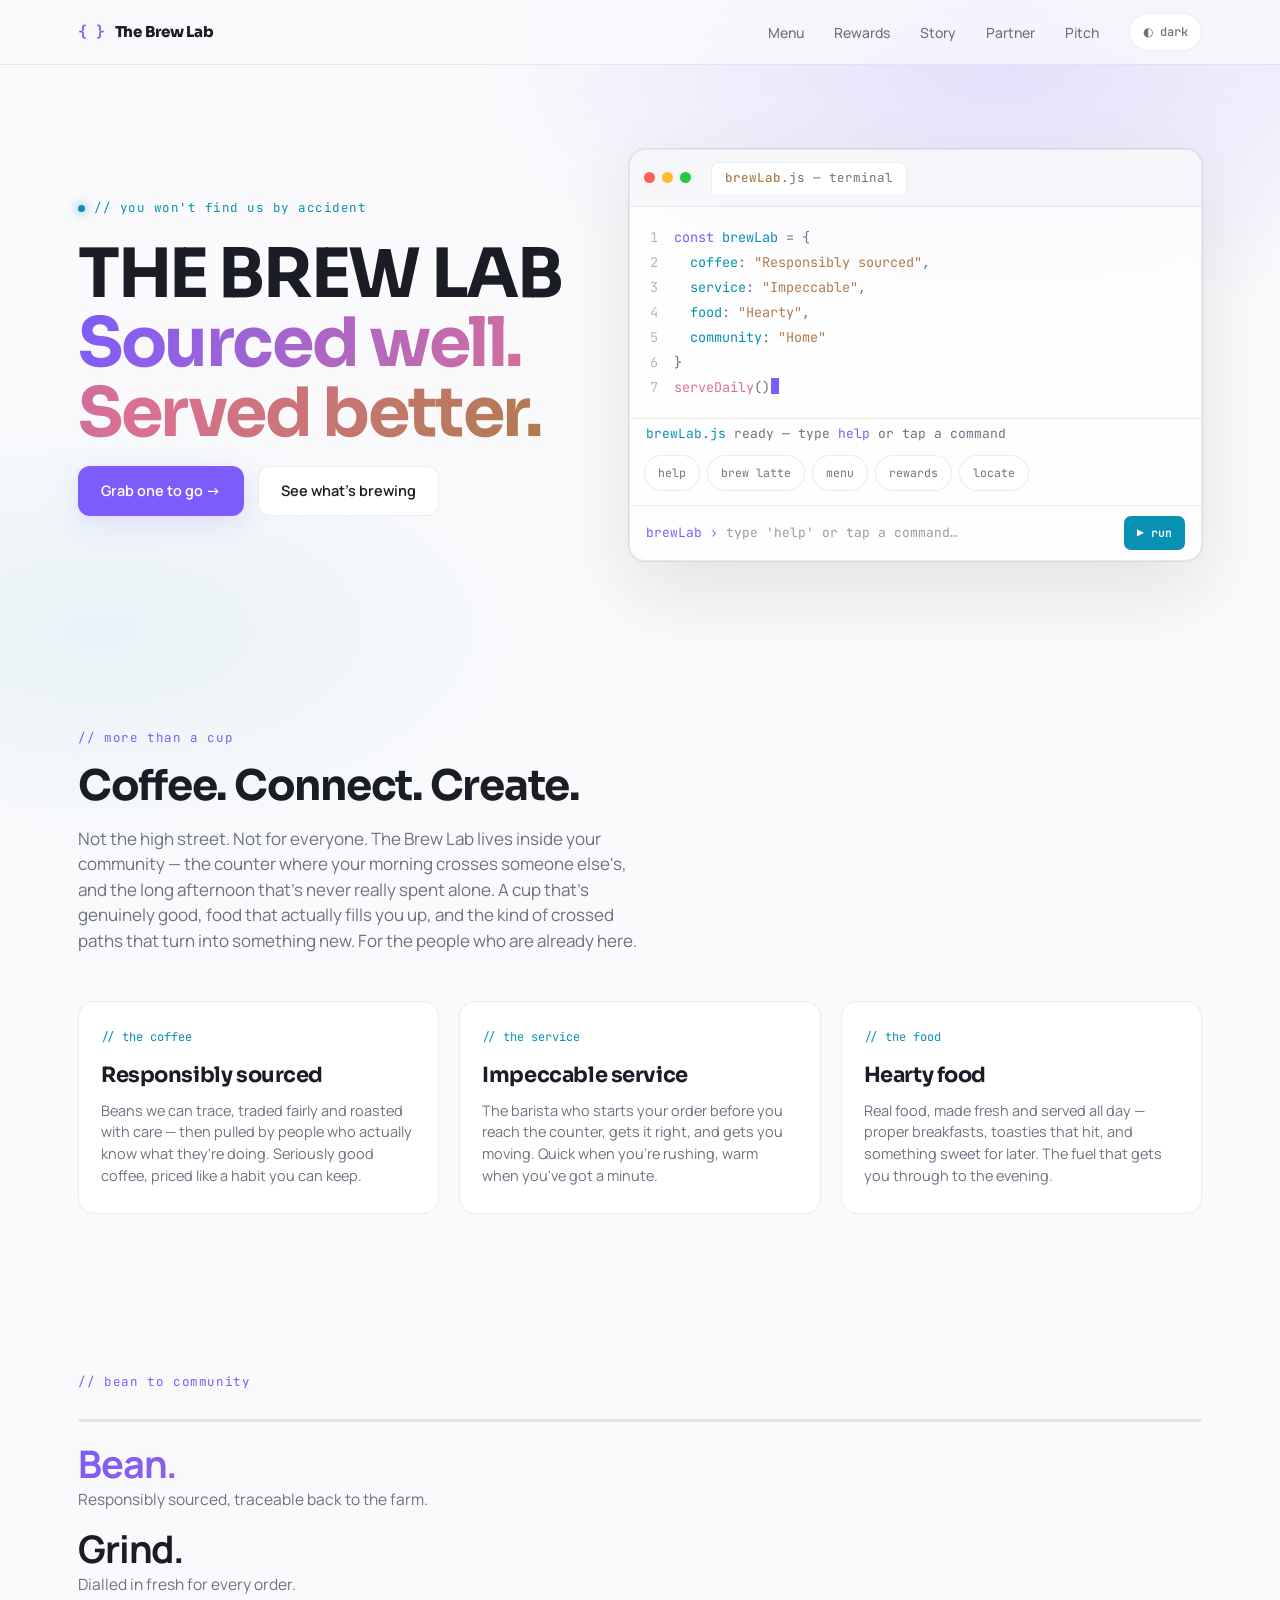
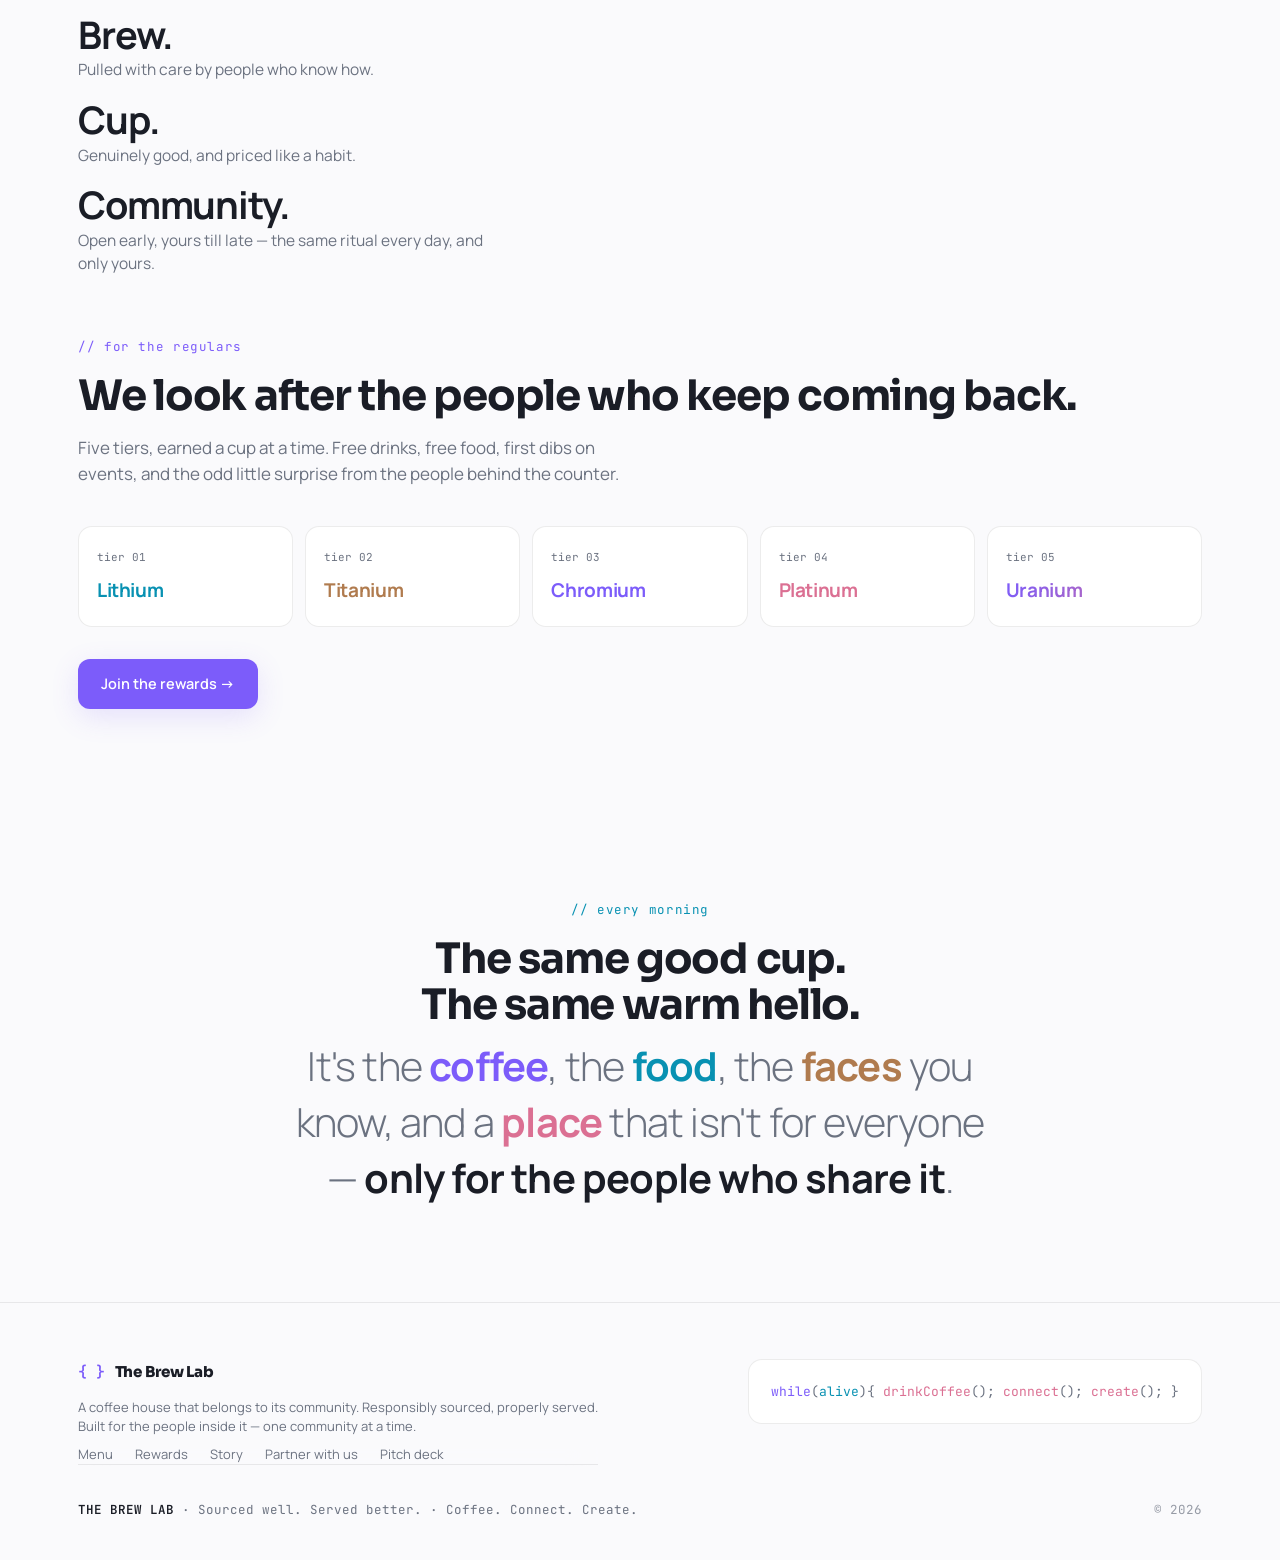
<file: index.html>
<!DOCTYPE html>
<html lang="en" data-theme="dark">
<head>
<meta charset="UTF-8">
<meta name="viewport" content="width=device-width, initial-scale=1.0, viewport-fit=cover">
<title>The Brew Lab</title>
<meta name="description" content="The Brew Lab — a coffee house that belongs to your community. Responsibly sourced coffee, impeccable service, and hearty food. Coffee. Connect. Create.">
<meta name="theme-color" content="#0F1117">
<link rel="icon" href="assets/img/favicon.svg" type="image/svg+xml">
<meta property="og:title" content="The Brew Lab — Sourced well. Served better.">
<meta property="og:description" content="A coffee house that belongs to your community — responsibly sourced coffee, hearty food, impeccable service. Coffee. Connect. Create.">
<meta property="og:type" content="website">
<meta property="og:image" content="assets/img/og-image.svg">
<meta name="twitter:card" content="summary_large_image">
<script>try{var t=localStorage.getItem('brewlab-theme')||(matchMedia('(prefers-color-scheme: light)').matches?'light':'dark');document.documentElement.setAttribute('data-theme',t);}catch(e){}</script>
<link rel="preconnect" href="https://fonts.googleapis.com">
<link rel="preconnect" href="https://fonts.gstatic.com" crossorigin>
<link href="https://fonts.googleapis.com/css2?family=Sora:wght@700;800&family=Manrope:wght@400;500;600;700;800&family=JetBrains+Mono:wght@400;500;600&display=swap" rel="stylesheet">
<link rel="stylesheet" href="assets/css/tokens.css">
<link rel="stylesheet" href="assets/css/base.css">
<link rel="stylesheet" href="assets/css/effects.css">
<style>
  /* bean-to-community journey: keep all five word+copy stages within the pinned view */
  [data-brew-journey] { padding-top: clamp(36px, 7vh, 64px); padding-bottom: clamp(36px, 7vh, 64px); }
  .journey-stages { display: grid; gap: clamp(10px, 2vh, 20px); margin-top: 22px; }
  .j-word { display: block; font-size: clamp(22px, 5.2vw, 38px); font-weight: 700; letter-spacing: -0.03em; line-height: 1.05; }
  .j-sub { display: block; color: var(--muted); font-size: clamp(13px, 2.3vw, 15.5px); font-weight: 400; letter-spacing: 0; margin-top: 4px; max-width: 48ch; }
</style>
<script type="importmap">
{
  "imports": {
    "three": "https://esm.sh/three@0.161.0",
    "gsap": "https://esm.sh/gsap@3.12.5",
    "gsap/ScrollTrigger": "https://esm.sh/gsap@3.12.5/ScrollTrigger.js"
  }
}
</script>
</head>
<body data-page="home">
<a class="skip-link" href="#main">Skip to content</a>
<div class="ambient" aria-hidden="true"></div>

<nav aria-label="Primary">
  <div class="wrap nav-inner">
    <a class="brand" href="index.html"><span class="braces">{ }</span> The Brew Lab</a>
    <button class="nav-burger" data-nav-burger aria-label="Open menu" aria-expanded="false" aria-controls="navmenu">
      <svg viewBox="0 0 24 24" fill="none" stroke="currentColor" stroke-width="2" aria-hidden="true"><path d="M3 6h18M3 12h18M3 18h18"/></svg>
    </button>
    <div class="nav-links nav-menu" id="navmenu" data-nav-menu>
      <button class="nav-menu-close" data-nav-close aria-label="Close menu">
        <svg viewBox="0 0 24 24" fill="none" stroke="currentColor" stroke-width="2" aria-hidden="true"><path d="M6 6l12 12M18 6L6 18"/></svg>
      </button>
      <a class="navlink" href="menu.html">Menu</a>
      <a class="navlink" href="rewards.html">Rewards</a>
      <a class="navlink" href="story.html">Story</a>
      <a class="navlink" href="franchise.html">Partner</a>
      <a class="navlink" href="pitch.html">Pitch</a>
      <button class="toggle" data-theme-toggle aria-label="Toggle theme"><span data-theme-icon aria-hidden="true">◑</span> <span data-theme-text>light</span></button>
    </div>
  </div>
</nav>

<main id="main">
<header class="hero">
  <div class="hero-canvas" data-hero-canvas aria-hidden="true"></div>
  <div class="wrap hero-grid">
    <div>
      <span class="eyebrow"><span class="dot"></span>// you won't find us by accident</span>
      <h1 class="title">THE BREW LAB<br><span class="grad-text">Sourced well. Served better.</span></h1>
      <div class="cta-row">
        <a href="menu.html" class="btn btn-primary">Grab one to go →</a>
        <a href="rewards.html" class="btn btn-ghost">See what's brewing</a>
      </div>
    </div>

    <div class="editor reveal" data-repl>
      <div class="ed-bar">
        <div class="dots" aria-hidden="true"><span></span><span></span><span></span></div>
        <div class="tab"><b>brewLab</b>.js — terminal</div>
      </div>
      <div class="ed-body">
        <div class="gutter mono" aria-hidden="true"><div>1</div><div>2</div><div>3</div><div>4</div><div>5</div><div>6</div><div>7</div></div>
        <div class="code"><pre class="mono"><span class="kw">const</span> <span class="prop">brewLab</span> <span class="pun">=</span> <span class="pun">{</span>
  <span class="prop">coffee</span><span class="pun">:</span> <span class="str">"Responsibly sourced"</span><span class="pun">,</span>
  <span class="prop">service</span><span class="pun">:</span> <span class="str">"Impeccable"</span><span class="pun">,</span>
  <span class="prop">food</span><span class="pun">:</span> <span class="str">"Hearty"</span><span class="pun">,</span>
  <span class="prop">community</span><span class="pun">:</span> <span class="str">"Home"</span>
<span class="pun">}</span>
<span class="fn">serveDaily</span><span class="pun">()</span><span class="cursor-blink"></span></pre></div>
      </div>
      <div class="repl-stream" data-repl-stream role="log" aria-live="polite" aria-label="Terminal output"></div>
      <div class="repl-chips" role="group" aria-label="Quick commands">
        <button class="repl-chip" type="button" data-cmd="help">help</button>
        <button class="repl-chip" type="button" data-cmd="brew latte">brew latte</button>
        <button class="repl-chip" type="button" data-cmd="menu">menu</button>
        <button class="repl-chip" type="button" data-cmd="rewards">rewards</button>
        <button class="repl-chip" type="button" data-cmd="locate">locate</button>
      </div>
      <form class="repl-input-row" data-repl-form>
        <span class="repl-prompt" aria-hidden="true">brewLab ›</span>
        <input class="repl-input" data-repl-input type="text" inputmode="text" autocomplete="off" autocapitalize="off" spellcheck="false" aria-label="Type a command, for example help" placeholder="type 'help' or tap a command…">
        <button class="run" type="submit">▶ run</button>
      </form>
    </div>
  </div>
</header>

<section id="positioning">
  <div class="wrap">
    <div class="sec-label reveal">// more than a cup</div>
    <h2 class="reveal">Coffee. Connect. Create.</h2>
    <p class="lead reveal">Not the high street. Not for everyone. The Brew Lab lives inside your community — the counter where your morning crosses someone else's, and the long afternoon that's never really spent alone. A cup that's genuinely good, food that actually fills you up, and the kind of crossed paths that turn into something new. For the people who are already here.</p>
    <div class="triad" data-cine-group>
      <div class="tcard reveal" data-cine-item><div class="k mono">// the coffee</div><h3>Responsibly sourced</h3><p>Beans we can trace, traded fairly and roasted with care — then pulled by people who actually know what they're doing. Seriously good coffee, priced like a habit you can keep.</p></div>
      <div class="tcard reveal" data-cine-item><div class="k mono">// the service</div><h3>Impeccable service</h3><p>The barista who starts your order before you reach the counter, gets it right, and gets you moving. Quick when you're rushing, warm when you've got a minute.</p></div>
      <div class="tcard reveal" data-cine-item><div class="k mono">// the food</div><h3>Hearty food</h3><p>Real food, made fresh and served all day — proper breakfasts, toasties that hit, and something sweet for later. The fuel that gets you through to the evening.</p></div>
    </div>
  </div>
</section>

<section class="scene" data-brew-journey aria-label="From bean to community">
  <div class="wrap">
    <div class="sec-label">// bean to community</div>
    <h2 class="sr-only">From bean to community</h2>
    <div class="brew-rail" aria-hidden="true"><span class="fill"></span></div>
    <div class="journey-stages">
      <div data-stage><span class="j-word grad-text">Bean.</span><span class="j-sub">Responsibly sourced, traceable back to the farm.</span></div>
      <div data-stage><span class="j-word">Grind.</span><span class="j-sub">Dialled in fresh for every order.</span></div>
      <div data-stage><span class="j-word">Brew.</span><span class="j-sub">Pulled with care by people who know how.</span></div>
      <div data-stage><span class="j-word">Cup.</span><span class="j-sub">Genuinely good, and priced like a habit.</span></div>
      <div data-stage><span class="j-word">Community.</span><span class="j-sub">Open early, yours till late — the same ritual every day, and only yours.</span></div>
    </div>
  </div>
</section>

<section id="rewards-teaser" style="padding-top:0;">
  <div class="wrap">
    <div class="sec-label reveal">// for the regulars</div>
    <h2 class="reveal">We look after the people who keep coming back.</h2>
    <p class="lead reveal">Five tiers, earned a cup at a time. Free drinks, free food, first dibs on events, and the odd little surprise from the people behind the counter.</p>
    <div class="tiers" data-cine-group>
      <div class="tier reveal" data-cine-item><div class="lvl mono">tier 01</div><div class="name">Lithium</div></div>
      <div class="tier reveal" data-cine-item><div class="lvl mono">tier 02</div><div class="name">Titanium</div></div>
      <div class="tier reveal" data-cine-item><div class="lvl mono">tier 03</div><div class="name">Chromium</div></div>
      <div class="tier reveal" data-cine-item><div class="lvl mono">tier 04</div><div class="name">Platinum</div></div>
      <div class="tier reveal" data-cine-item><div class="lvl mono">tier 05</div><div class="name">Uranium</div></div>
    </div>
    <div class="cta-row" style="margin-top:32px">
      <a href="rewards.html" class="btn btn-primary">Join the rewards →</a>
    </div>
  </div>
</section>

<section id="manifesto" class="manifesto">
  <div class="wrap">
    <div class="sec-label reveal" style="color:var(--cyan)">// every morning</div>
    <h2 class="reveal">The same good cup.<br>The same warm hello.</h2>
    <p class="big seq reveal">It's the <b>coffee</b>, the <b>food</b>, the <b>faces</b> you know, and a <b>place</b> that isn't for everyone — <b style="color:var(--text)">only for the people who share it</b>.</p>
  </div>
</section>
</main>

<footer>
  <div class="wrap">
    <div class="foot-grid">
      <div>
        <a class="brand" href="index.html" style="margin-bottom:14px"><span class="braces">{ }</span> The Brew Lab</a>
        <p class="foot-meta">A coffee house that belongs to its community. Responsibly sourced, properly served.<br>Built for the people inside it — one community at a time.</p>
        <nav class="foot-nav" aria-label="Footer">
          <a href="menu.html">Menu</a>
          <a href="rewards.html">Rewards</a>
          <a href="story.html">Story</a>
          <a href="franchise.html">Partner with us</a>
          <a href="pitch.html">Pitch deck</a>
        </nav>
      </div>
      <div class="foot-code mono" aria-hidden="true">
<span class="kw">while</span><span class="pun">(</span><span class="prop">alive</span><span class="pun">){</span>
  <span class="fn">drinkCoffee</span><span class="pun">();</span>
  <span class="fn">connect</span><span class="pun">();</span>
  <span class="fn">create</span><span class="pun">();</span>
<span class="pun">}</span>
      </div>
    </div>
    <div class="foot-sig"><b>THE BREW LAB</b> · Sourced well. Served better. · Coffee. Connect. Create. <span style="margin-left:auto;opacity:.7;">© 2026</span></div>
  </div>
</footer>

<script type="module" src="assets/js/main.js"></script>
</body>
</html>
</file>
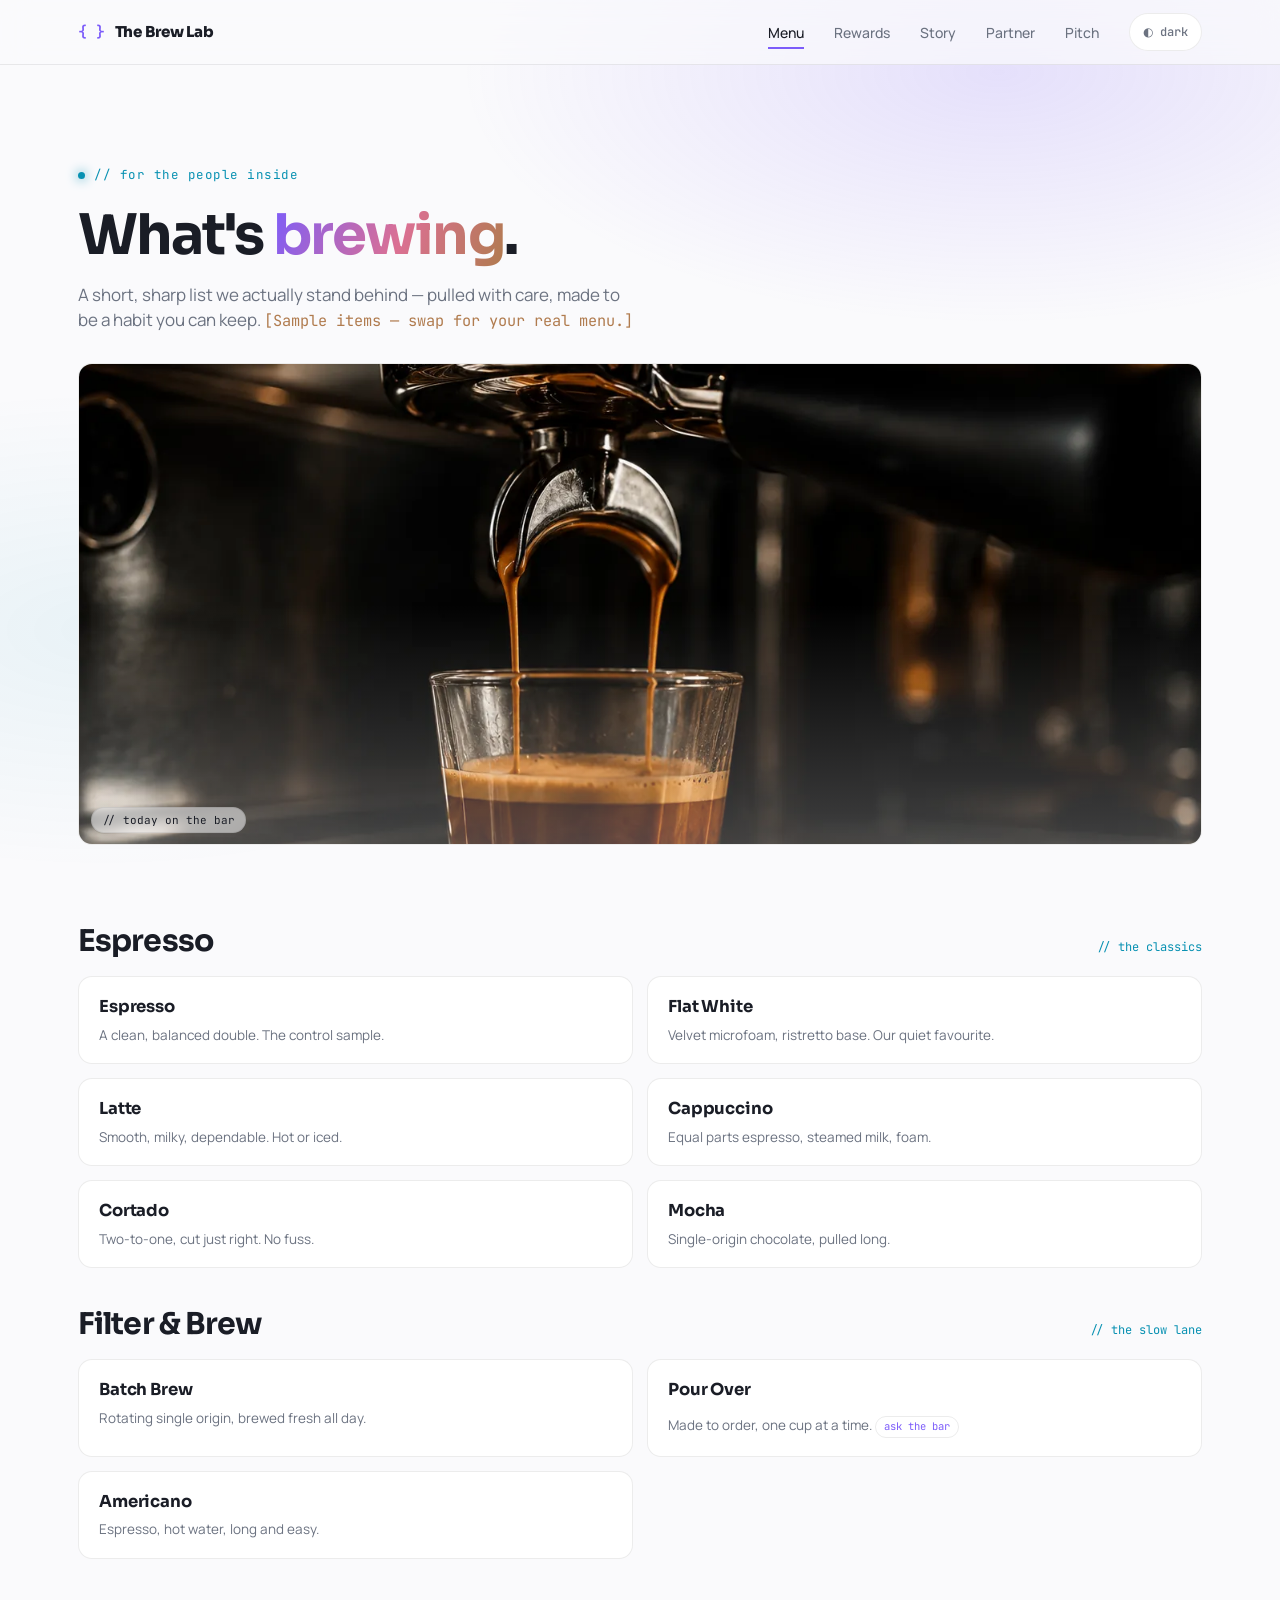
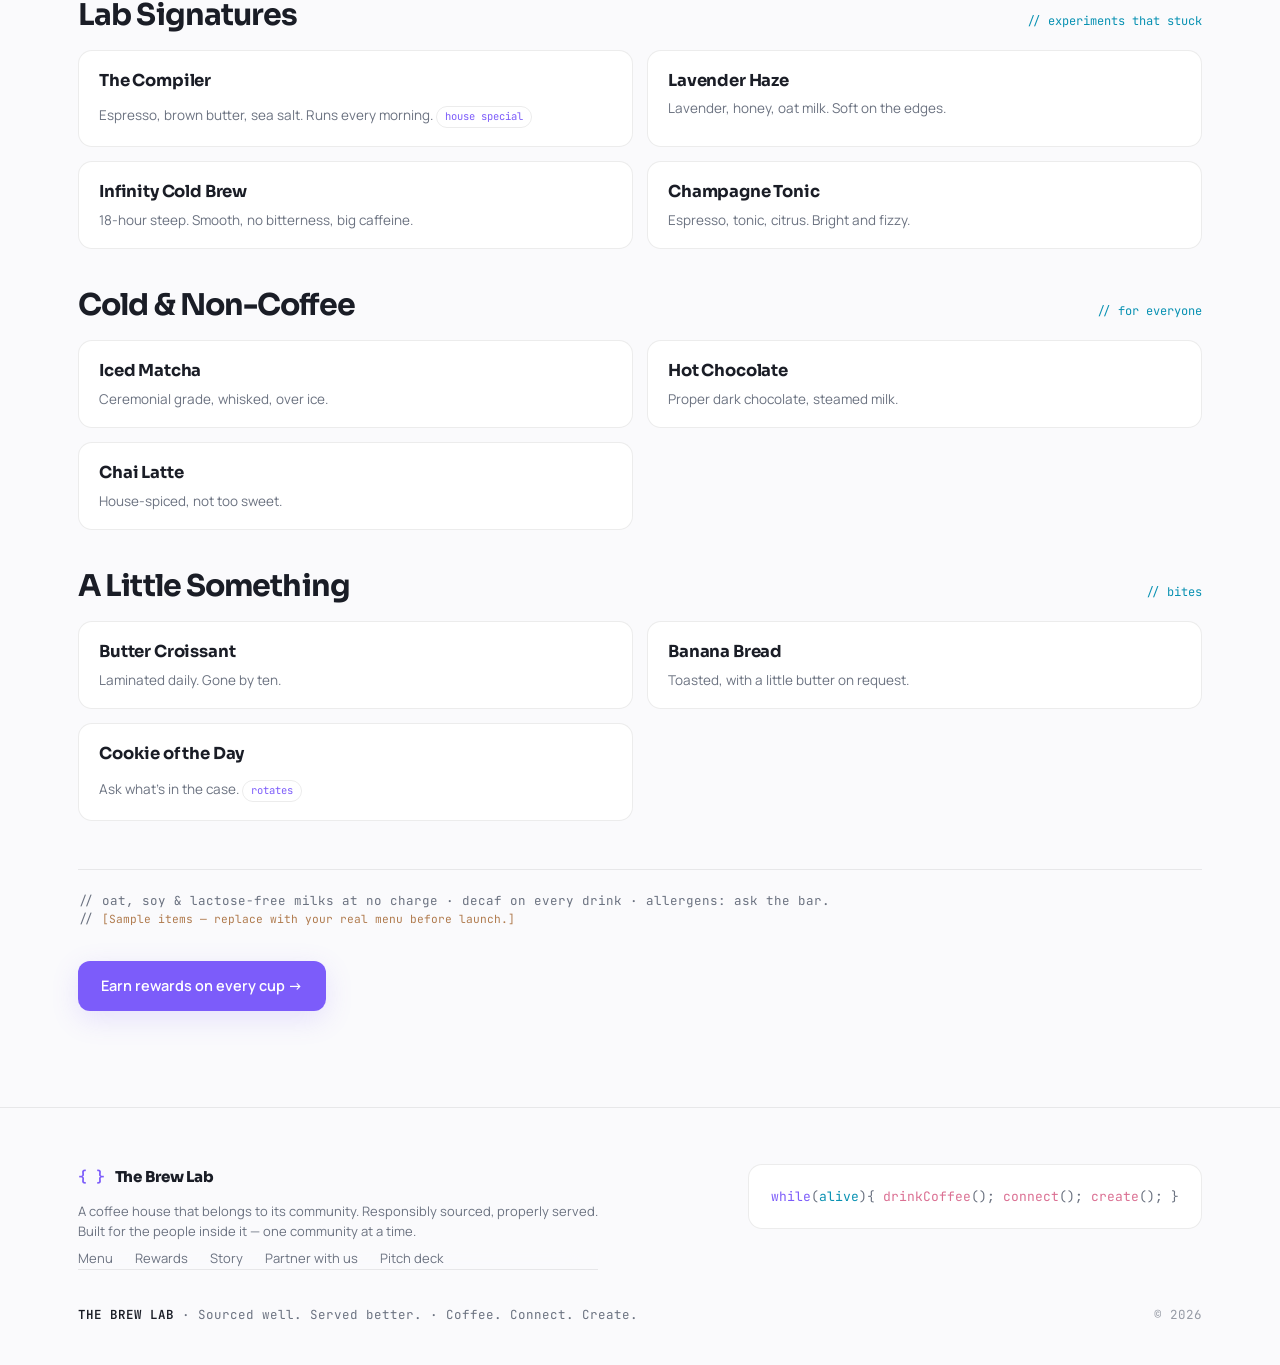
<file: menu.html>
<!DOCTYPE html>
<html lang="en" data-theme="dark">
<head>
<meta charset="UTF-8">
<meta name="viewport" content="width=device-width, initial-scale=1.0, viewport-fit=cover">
<title>Menu — The Brew Lab</title>
<meta name="description" content="What we pour at The Brew Lab — espresso, filter, lab signatures, cold, and a little something to eat. Sample menu.">
<meta name="theme-color" content="#0F1117">
<link rel="icon" href="assets/img/favicon.svg" type="image/svg+xml">
<meta property="og:title" content="Menu — The Brew Lab">
<meta property="og:description" content="Espresso, filter, lab signatures, cold and bites.">
<meta property="og:image" content="assets/img/og-image.svg">
<meta name="twitter:card" content="summary_large_image">
<script>try{var t=localStorage.getItem('brewlab-theme')||(matchMedia('(prefers-color-scheme: light)').matches?'light':'dark');document.documentElement.setAttribute('data-theme',t);}catch(e){}</script>
<link rel="preconnect" href="https://fonts.googleapis.com">
<link rel="preconnect" href="https://fonts.gstatic.com" crossorigin>
<link href="https://fonts.googleapis.com/css2?family=Sora:wght@700;800&family=Manrope:wght@400;500;600;700;800&family=JetBrains+Mono:wght@400;500;600&display=swap" rel="stylesheet">
<link rel="stylesheet" href="assets/css/tokens.css">
<link rel="stylesheet" href="assets/css/base.css">
<link rel="stylesheet" href="assets/css/effects.css">
<script type="importmap">
{
  "imports": {
    "three": "https://esm.sh/three@0.161.0",
    "gsap": "https://esm.sh/gsap@3.12.5",
    "gsap/ScrollTrigger": "https://esm.sh/gsap@3.12.5/ScrollTrigger.js"
  }
}
</script>
<style>
  .menu-cat { margin-top: 40px; }
  .menu-cat > .cat-head { display:flex; align-items:baseline; justify-content:space-between; gap:12px; margin-bottom:18px; flex-wrap:wrap; }
  .menu-cat .cat-head h2 { margin:0; font-size: clamp(22px,5.4vw,30px); }
  .menu-cat .cat-head .k { font-family:var(--font-mono); font-size:12px; color:var(--cyan); }
  .menu-grid { display:grid; grid-template-columns:1fr; gap:12px; }
  @media (min-width:680px){ .menu-grid { grid-template-columns:1fr 1fr; gap:14px; } }
  .mitem { background:var(--editor); border:1px solid var(--line); border-radius:var(--r-lg); padding:18px 20px; transition:border-color var(--t-base) ease, transform var(--t-base) ease; }
  .mitem:hover { border-color:var(--lavender); transform:translateY(-3px); }
  .mitem .row { display:flex; align-items:baseline; justify-content:space-between; gap:10px; }
  .mitem h3 { font-size:16.5px; font-weight:700; letter-spacing:-0.01em; }
  .mitem .price { font-family:var(--font-mono); font-size:14px; color:var(--champagne); white-space:nowrap; }
  .mitem p { color:var(--muted); font-size:13.5px; margin-top:5px; }
  .mitem .badge { display:inline-block; font-family:var(--font-mono); font-size:10.5px; color:var(--lavender); border:1px solid var(--line); border-radius:var(--r-pill); padding:2px 8px; margin-top:8px; }
  .menu-note { margin-top:48px; font-family:var(--font-mono); font-size:12.5px; color:var(--muted); border-top:1px solid var(--line); padding-top:22px; }
  .ph { font-family:var(--font-mono); font-size:0.9em; color:var(--champagne); }
</style>
</head>
<body data-page="menu">
<a class="skip-link" href="#main">Skip to content</a>
<div class="ambient" aria-hidden="true"></div>

<nav aria-label="Primary">
  <div class="wrap nav-inner">
    <a class="brand" href="index.html"><span class="braces">{ }</span> The Brew Lab</a>
    <button class="nav-burger" data-nav-burger aria-label="Open menu" aria-expanded="false" aria-controls="navmenu">
      <svg viewBox="0 0 24 24" fill="none" stroke="currentColor" stroke-width="2" aria-hidden="true"><path d="M3 6h18M3 12h18M3 18h18"/></svg>
    </button>
    <div class="nav-links nav-menu" id="navmenu" data-nav-menu>
      <button class="nav-menu-close" data-nav-close aria-label="Close menu">
        <svg viewBox="0 0 24 24" fill="none" stroke="currentColor" stroke-width="2" aria-hidden="true"><path d="M6 6l12 12M18 6L6 18"/></svg>
      </button>
      <a class="navlink" href="menu.html" aria-current="page">Menu</a>
      <a class="navlink" href="rewards.html">Rewards</a>
      <a class="navlink" href="story.html">Story</a>
      <a class="navlink" href="franchise.html">Partner</a>
      <a class="navlink" href="pitch.html">Pitch</a>
      <button class="toggle" data-theme-toggle aria-label="Toggle theme"><span data-theme-icon aria-hidden="true">◑</span> <span data-theme-text>light</span></button>
    </div>
  </div>
</nav>

<main id="main">
<section style="padding-bottom:0">
  <div class="wrap">
    <span class="eyebrow"><span class="dot"></span>// for the people inside</span>
    <h1 class="title" style="font-size:clamp(34px,9vw,56px)">What's <span class="grad-text">brewing</span>.</h1>
    <p class="lead reveal">A short, sharp list we actually stand behind — pulled with care, made to be a habit you can keep. <span class="ph">[Sample items — swap for your real menu.]</span></p>
    <div class="frame reveal" style="aspect-ratio:21/9;margin-top:30px">
      <picture style="display:block;width:100%;height:100%">
        <source srcset="assets/img/photos/espresso-pull.webp" type="image/webp">
        <img src="assets/img/photos/espresso-pull.jpg" alt="A fresh espresso pulling into a glass on the bar" loading="lazy" decoding="async" width="1400" height="933">
      </picture>
      <span class="cap">// today on the bar</span>
    </div>
  </div>
</section>

<section style="padding-top:40px">
  <div class="wrap">

    <div class="menu-cat reveal">
      <div class="cat-head"><h2>Espresso</h2><span class="k mono">// the classics</span></div>
      <div class="menu-grid" data-cine-group>
        <div class="mitem" data-cine-item><div class="row"><h3>Espresso</h3></div><p>A clean, balanced double. The control sample.</p></div>
        <div class="mitem" data-cine-item><div class="row"><h3>Flat White</h3></div><p>Velvet microfoam, ristretto base. Our quiet favourite.</p></div>
        <div class="mitem" data-cine-item><div class="row"><h3>Latte</h3></div><p>Smooth, milky, dependable. Hot or iced.</p></div>
        <div class="mitem" data-cine-item><div class="row"><h3>Cappuccino</h3></div><p>Equal parts espresso, steamed milk, foam.</p></div>
        <div class="mitem" data-cine-item><div class="row"><h3>Cortado</h3></div><p>Two-to-one, cut just right. No fuss.</p></div>
        <div class="mitem" data-cine-item><div class="row"><h3>Mocha</h3></div><p>Single-origin chocolate, pulled long.</p></div>
      </div>
    </div>

    <div class="menu-cat reveal">
      <div class="cat-head"><h2>Filter &amp; Brew</h2><span class="k mono">// the slow lane</span></div>
      <div class="menu-grid" data-cine-group>
        <div class="mitem" data-cine-item><div class="row"><h3>Batch Brew</h3></div><p>Rotating single origin, brewed fresh all day.</p></div>
        <div class="mitem" data-cine-item><div class="row"><h3>Pour Over</h3></div><p>Made to order, one cup at a time. <span class="badge">ask the bar</span></p></div>
        <div class="mitem" data-cine-item><div class="row"><h3>Americano</h3></div><p>Espresso, hot water, long and easy.</p></div>
      </div>
    </div>

    <div class="menu-cat reveal">
      <div class="cat-head"><h2>Lab Signatures</h2><span class="k mono">// experiments that stuck</span></div>
      <div class="menu-grid" data-cine-group>
        <div class="mitem" data-cine-item><div class="row"><h3>The Compiler</h3></div><p>Espresso, brown butter, sea salt. Runs every morning. <span class="badge">house special</span></p></div>
        <div class="mitem" data-cine-item><div class="row"><h3>Lavender Haze</h3></div><p>Lavender, honey, oat milk. Soft on the edges.</p></div>
        <div class="mitem" data-cine-item><div class="row"><h3>Infinity Cold Brew</h3></div><p>18-hour steep. Smooth, no bitterness, big caffeine.</p></div>
        <div class="mitem" data-cine-item><div class="row"><h3>Champagne Tonic</h3></div><p>Espresso, tonic, citrus. Bright and fizzy.</p></div>
      </div>
    </div>

    <div class="menu-cat reveal">
      <div class="cat-head"><h2>Cold &amp; Non-Coffee</h2><span class="k mono">// for everyone</span></div>
      <div class="menu-grid" data-cine-group>
        <div class="mitem" data-cine-item><div class="row"><h3>Iced Matcha</h3></div><p>Ceremonial grade, whisked, over ice.</p></div>
        <div class="mitem" data-cine-item><div class="row"><h3>Hot Chocolate</h3></div><p>Proper dark chocolate, steamed milk.</p></div>
        <div class="mitem" data-cine-item><div class="row"><h3>Chai Latte</h3></div><p>House-spiced, not too sweet.</p></div>
      </div>
    </div>

    <div class="menu-cat reveal">
      <div class="cat-head"><h2>A Little Something</h2><span class="k mono">// bites</span></div>
      <div class="menu-grid" data-cine-group>
        <div class="mitem" data-cine-item><div class="row"><h3>Butter Croissant</h3></div><p>Laminated daily. Gone by ten.</p></div>
        <div class="mitem" data-cine-item><div class="row"><h3>Banana Bread</h3></div><p>Toasted, with a little butter on request.</p></div>
        <div class="mitem" data-cine-item><div class="row"><h3>Cookie of the Day</h3></div><p>Ask what's in the case. <span class="badge">rotates</span></p></div>
      </div>
    </div>

    <p class="menu-note">// oat, soy &amp; lactose-free milks at no charge · decaf on every drink · allergens: ask the bar.<br>// <span class="ph">[Sample items — replace with your real menu before launch.]</span></p>

    <div class="cta-row" style="margin-top:32px">
      <a href="rewards.html" class="btn btn-primary">Earn rewards on every cup →</a>
    </div>
  </div>
</section>
</main>

<footer>
  <div class="wrap">
    <div class="foot-grid">
      <div>
        <a class="brand" href="index.html" style="margin-bottom:14px"><span class="braces">{ }</span> The Brew Lab</a>
        <p class="foot-meta">A coffee house that belongs to its community. Responsibly sourced, properly served.<br>Built for the people inside it — one community at a time.</p>
        <nav class="foot-nav" aria-label="Footer">
          <a href="menu.html">Menu</a><a href="rewards.html">Rewards</a><a href="story.html">Story</a><a href="franchise.html">Partner with us</a><a href="pitch.html">Pitch deck</a>
        </nav>
      </div>
      <div class="foot-code mono" aria-hidden="true">
<span class="kw">while</span><span class="pun">(</span><span class="prop">alive</span><span class="pun">){</span>
  <span class="fn">drinkCoffee</span><span class="pun">();</span>
  <span class="fn">connect</span><span class="pun">();</span>
  <span class="fn">create</span><span class="pun">();</span>
<span class="pun">}</span>
      </div>
    </div>
    <div class="foot-sig"><b>THE BREW LAB</b> · Sourced well. Served better. · Coffee. Connect. Create. <span style="margin-left:auto;opacity:.7;">© 2026</span></div>
  </div>
</footer>

<script type="module" src="assets/js/main.js"></script>
</body>
</html>
</file>
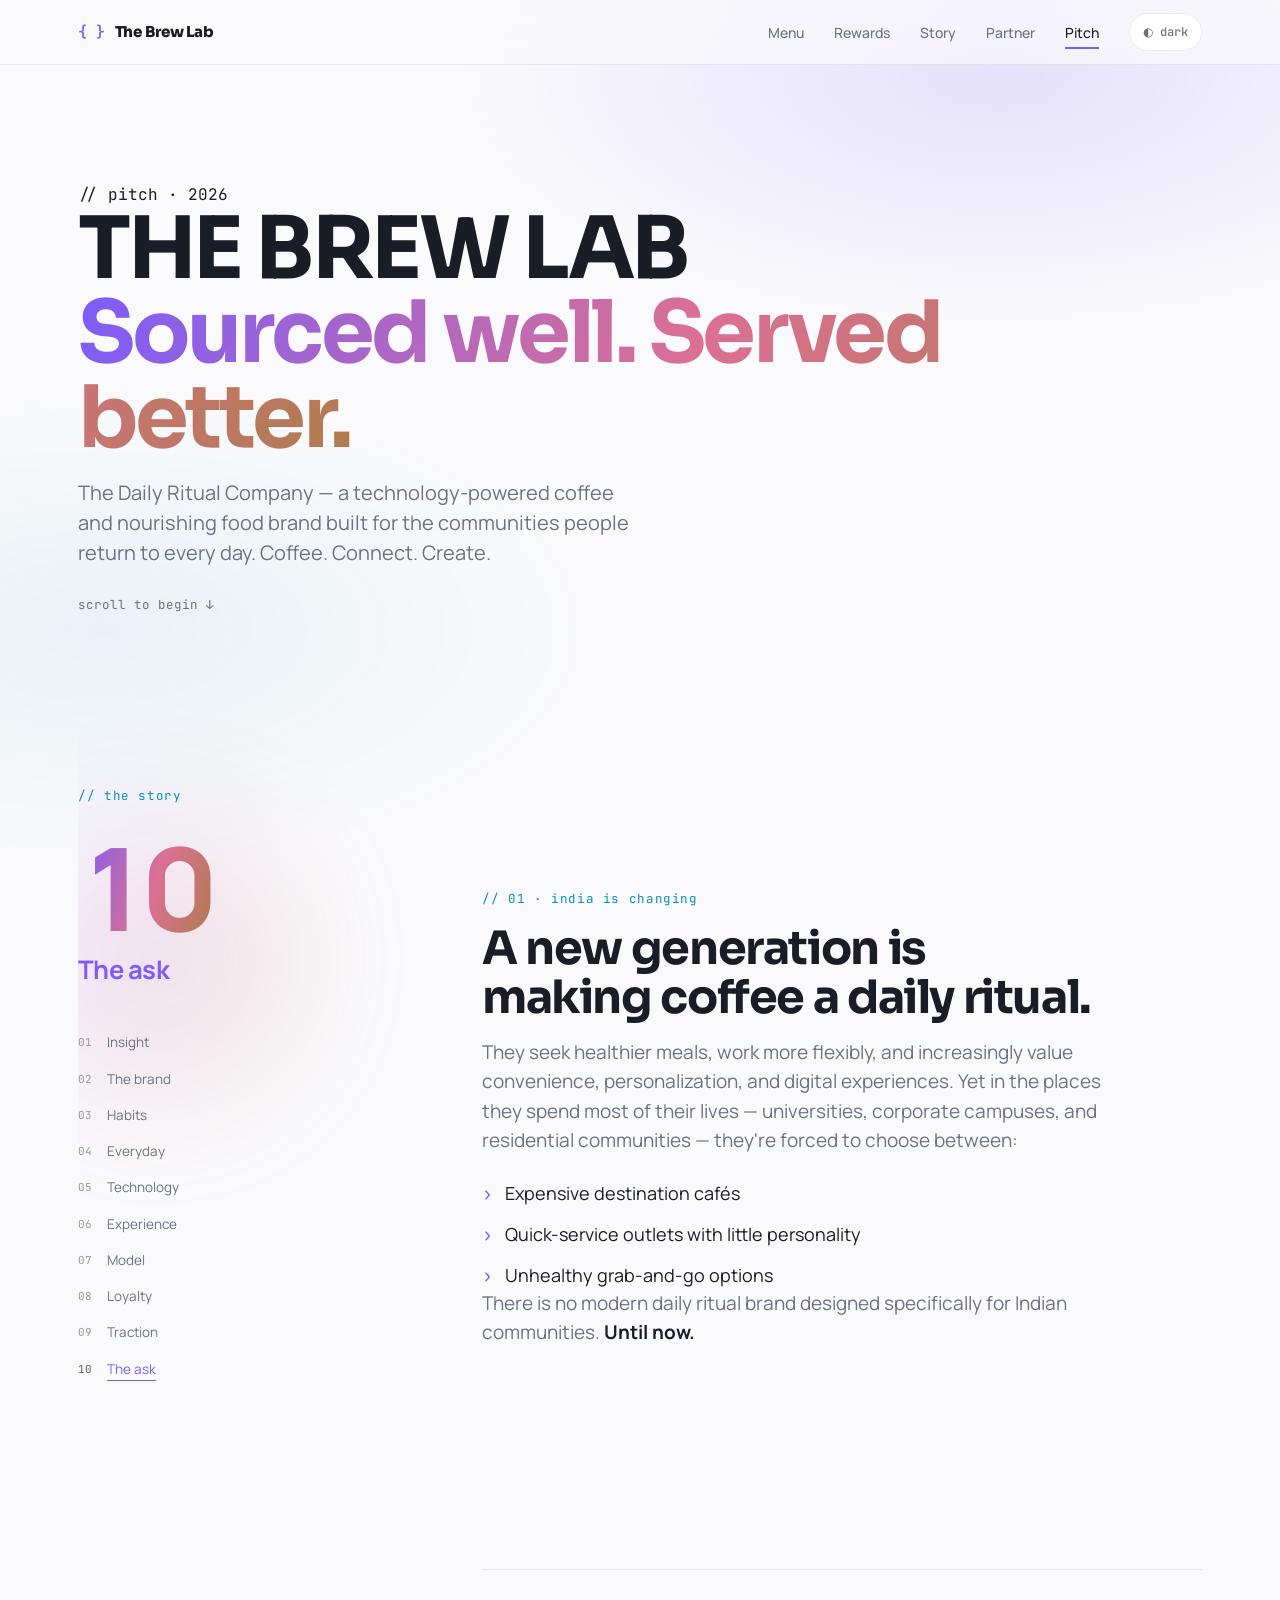
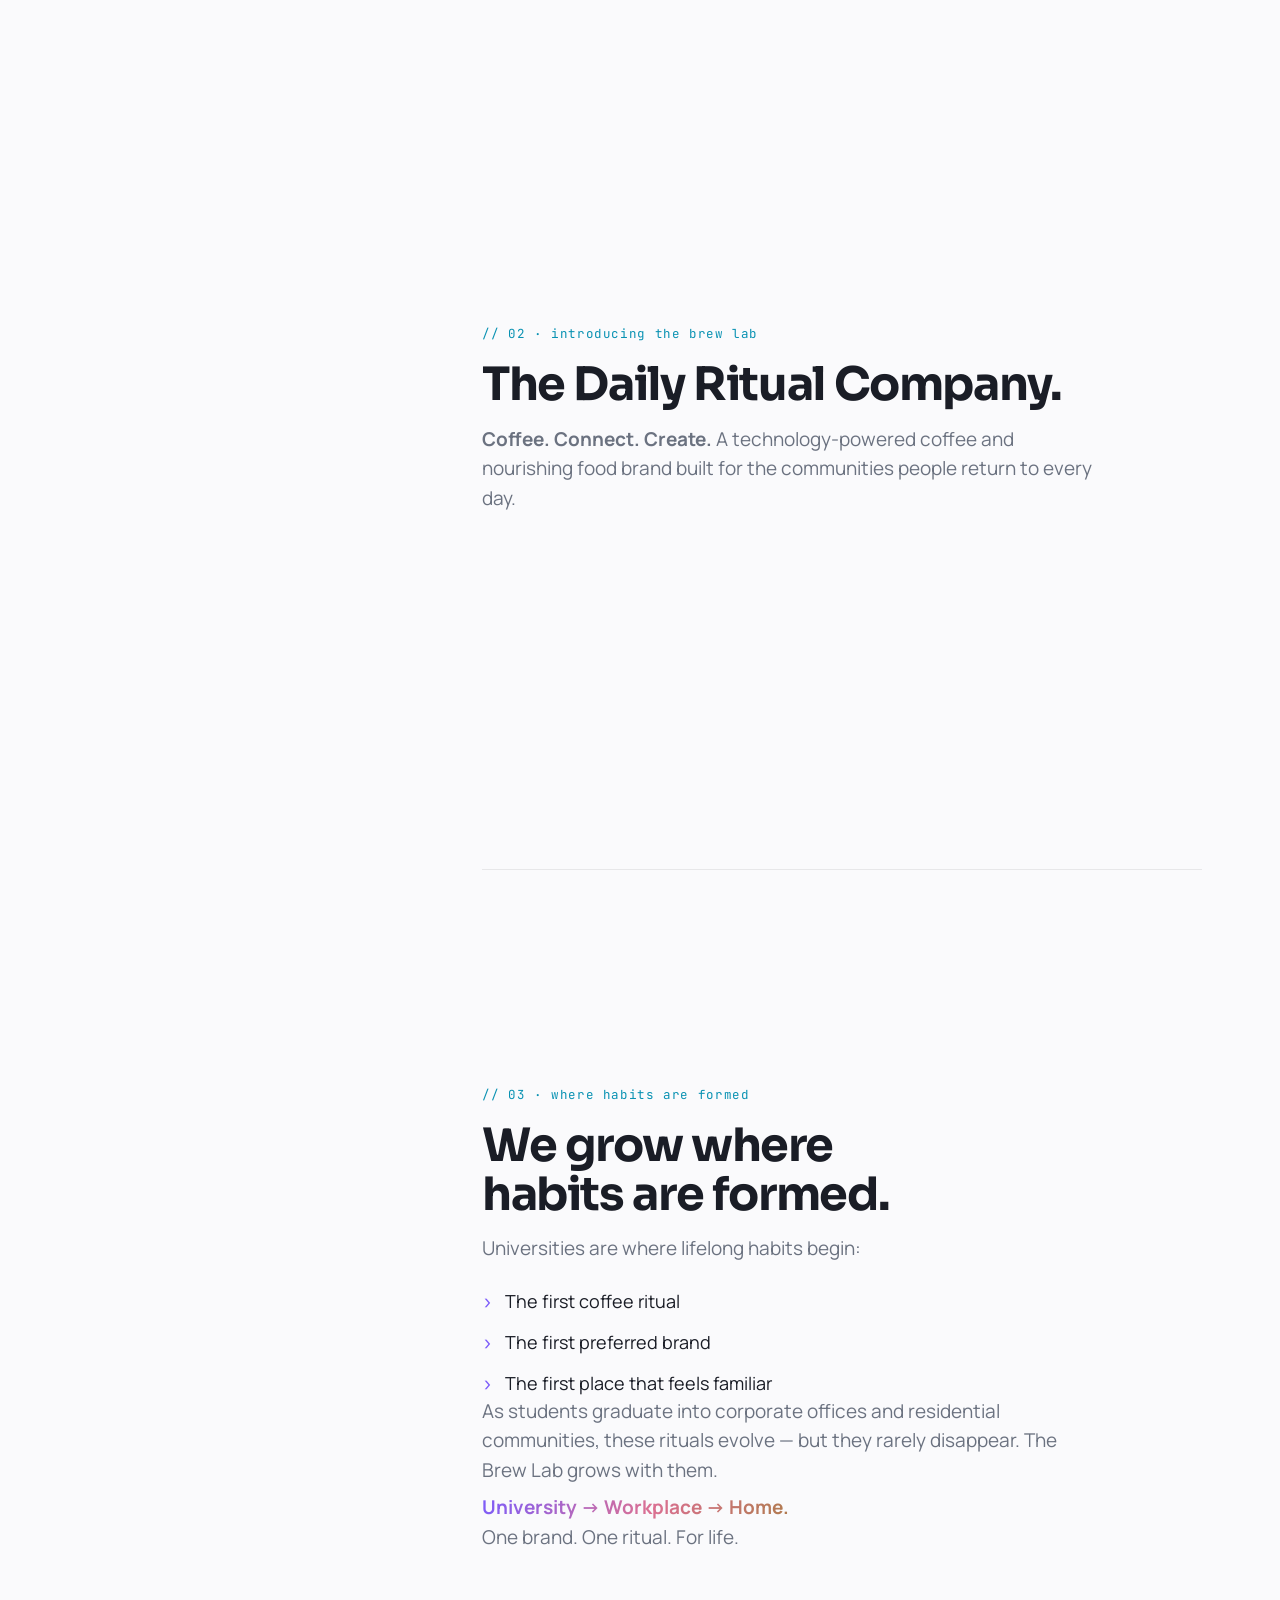
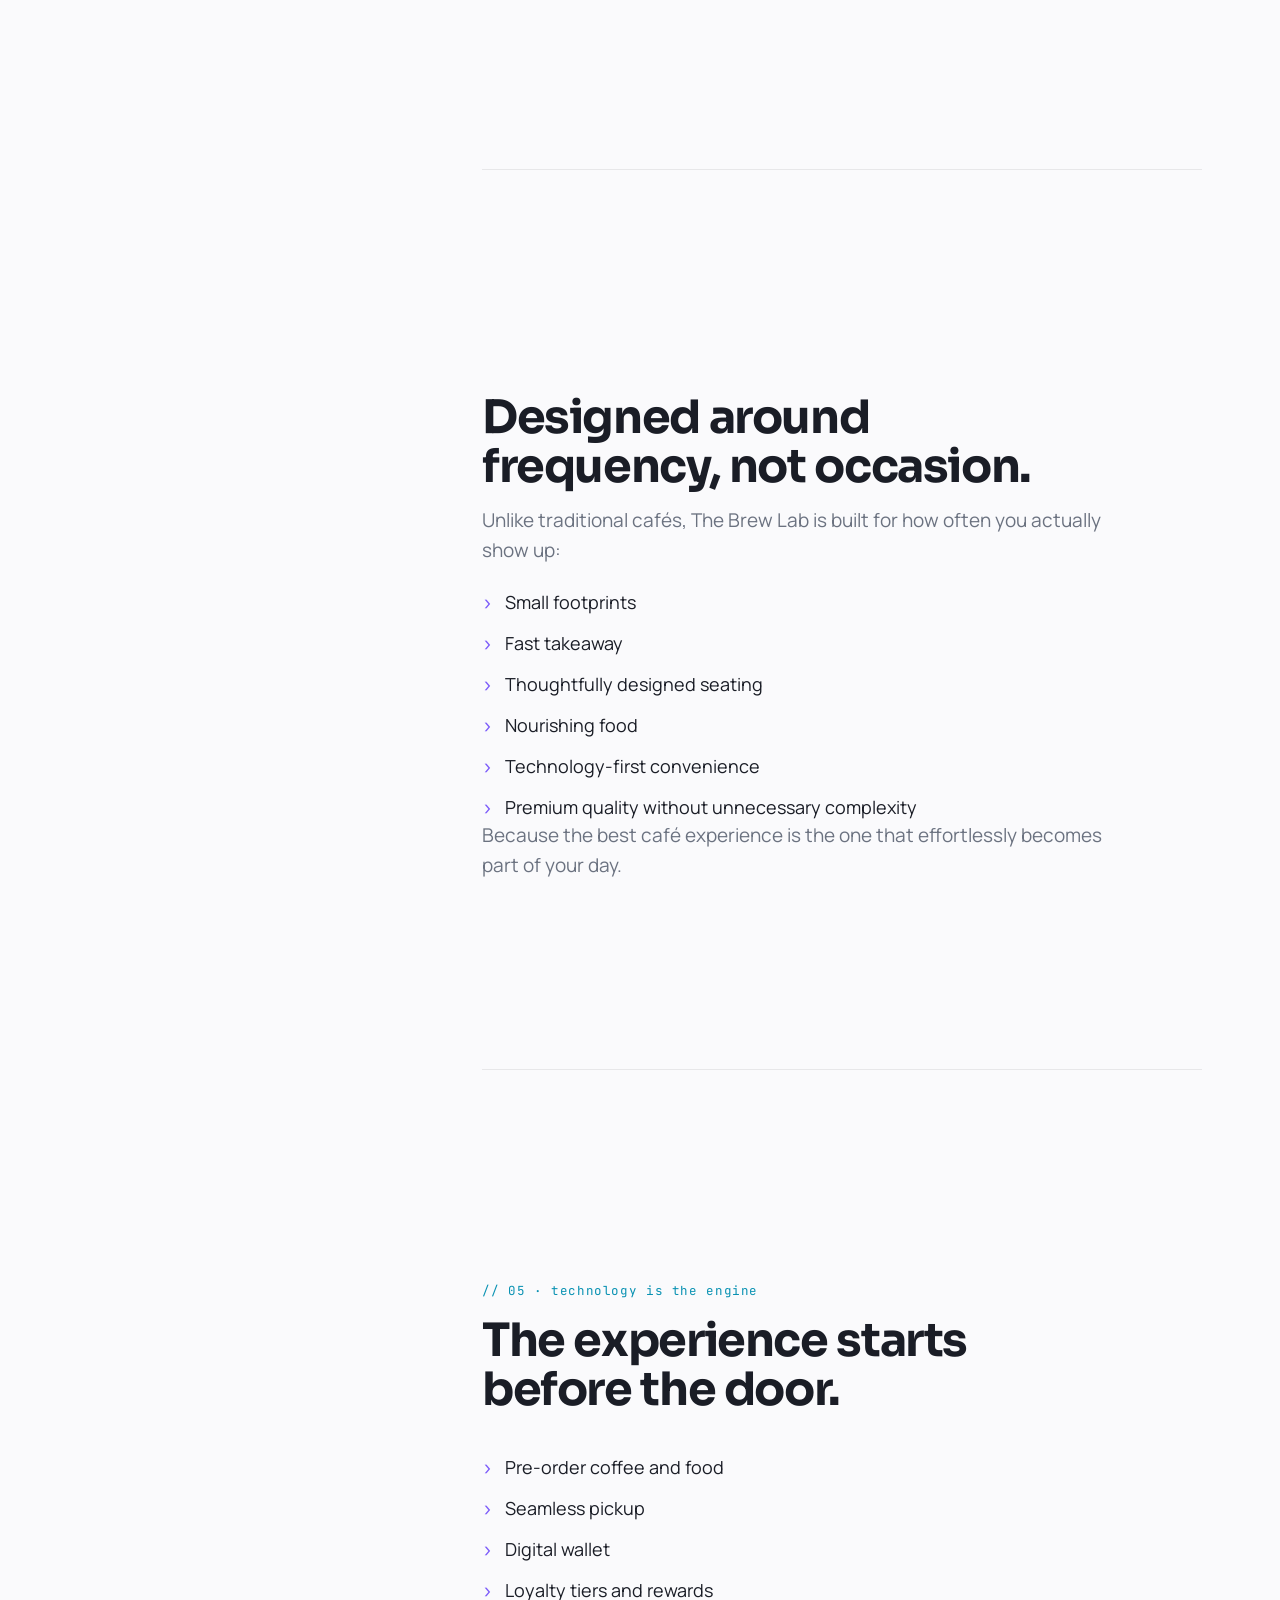
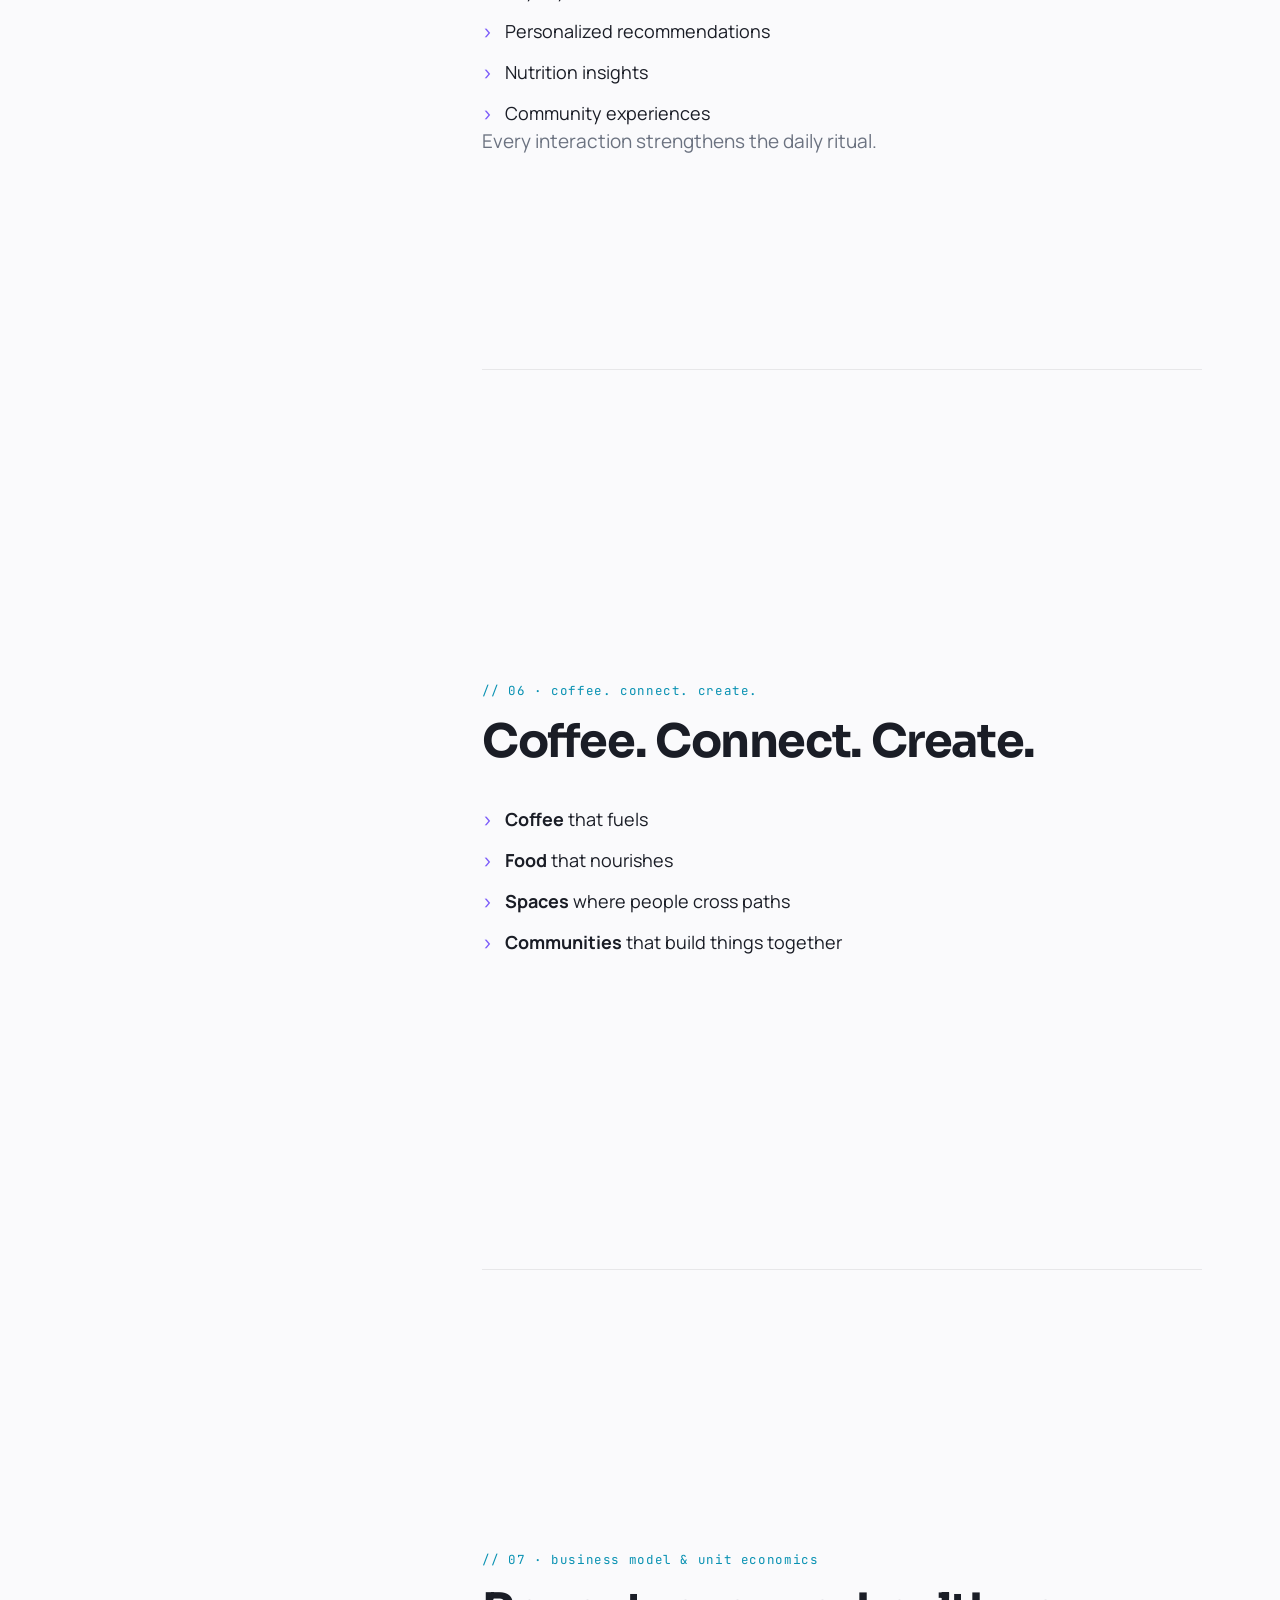
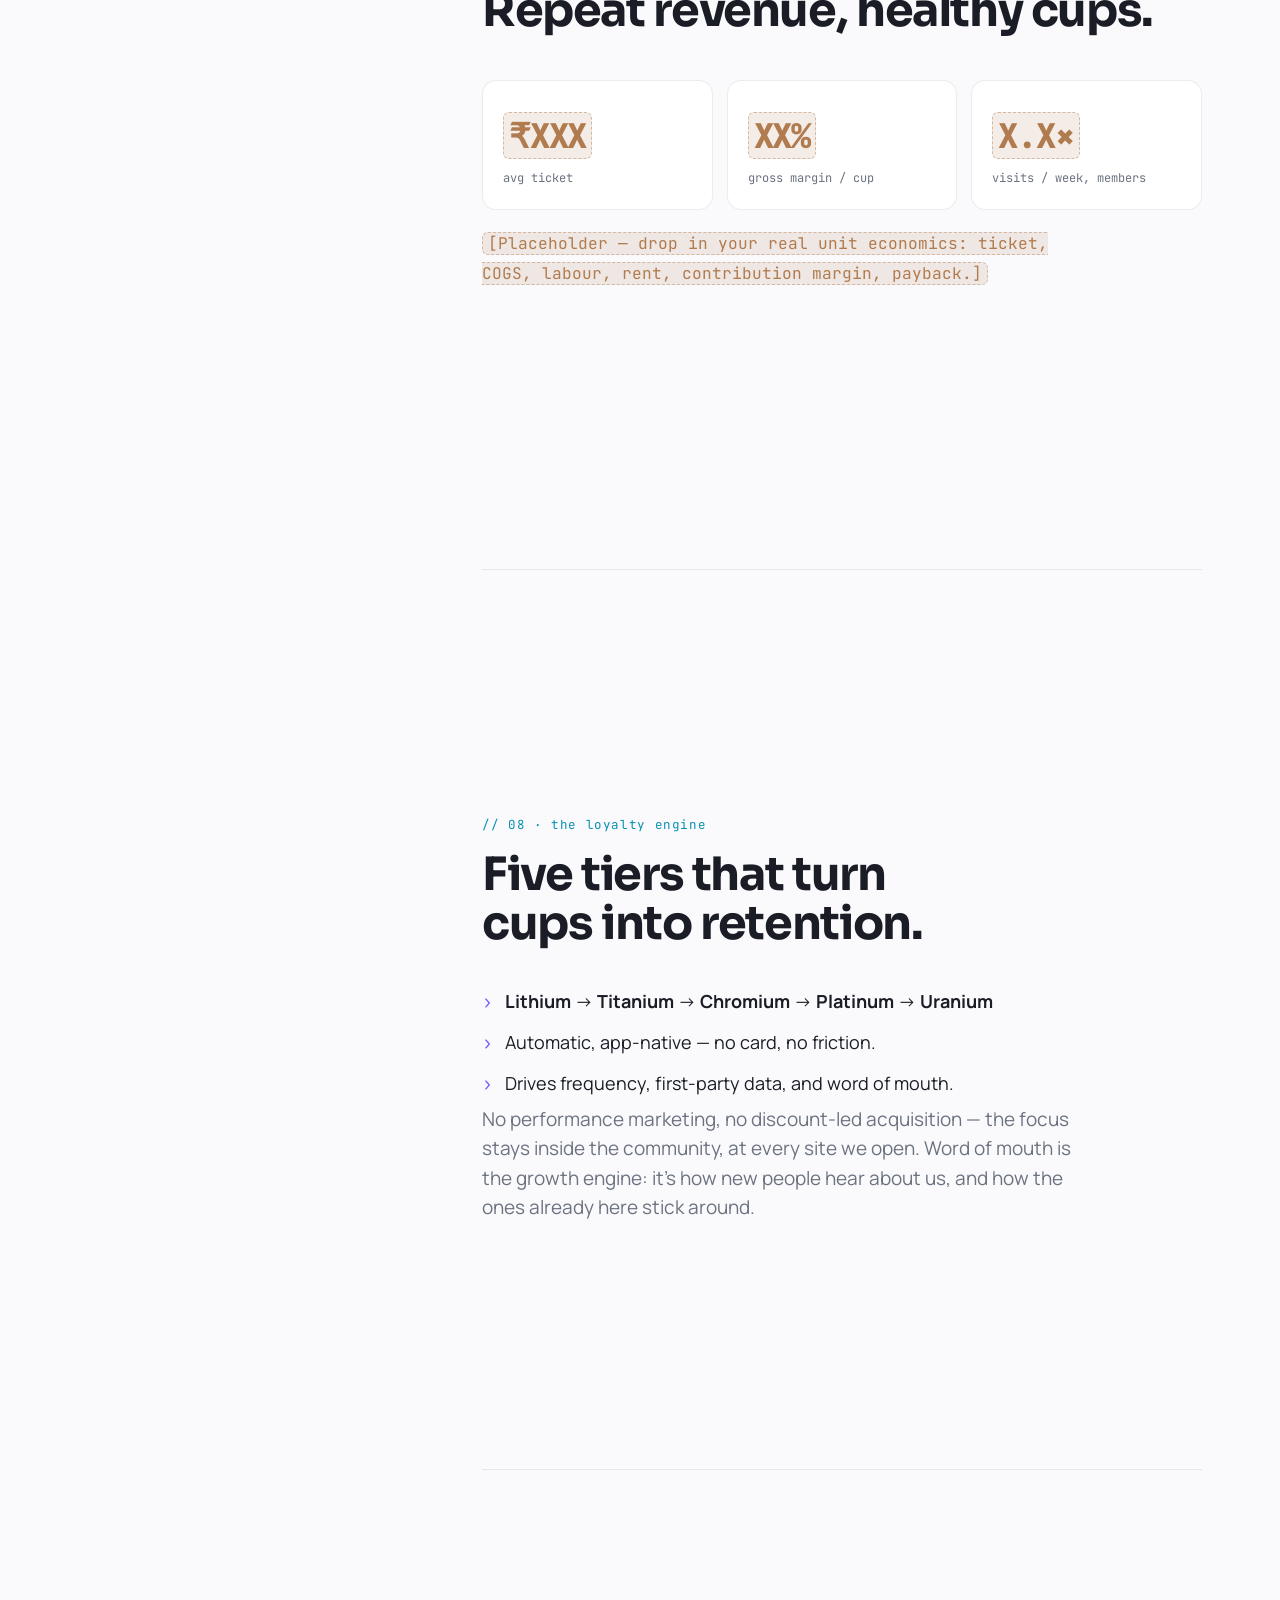
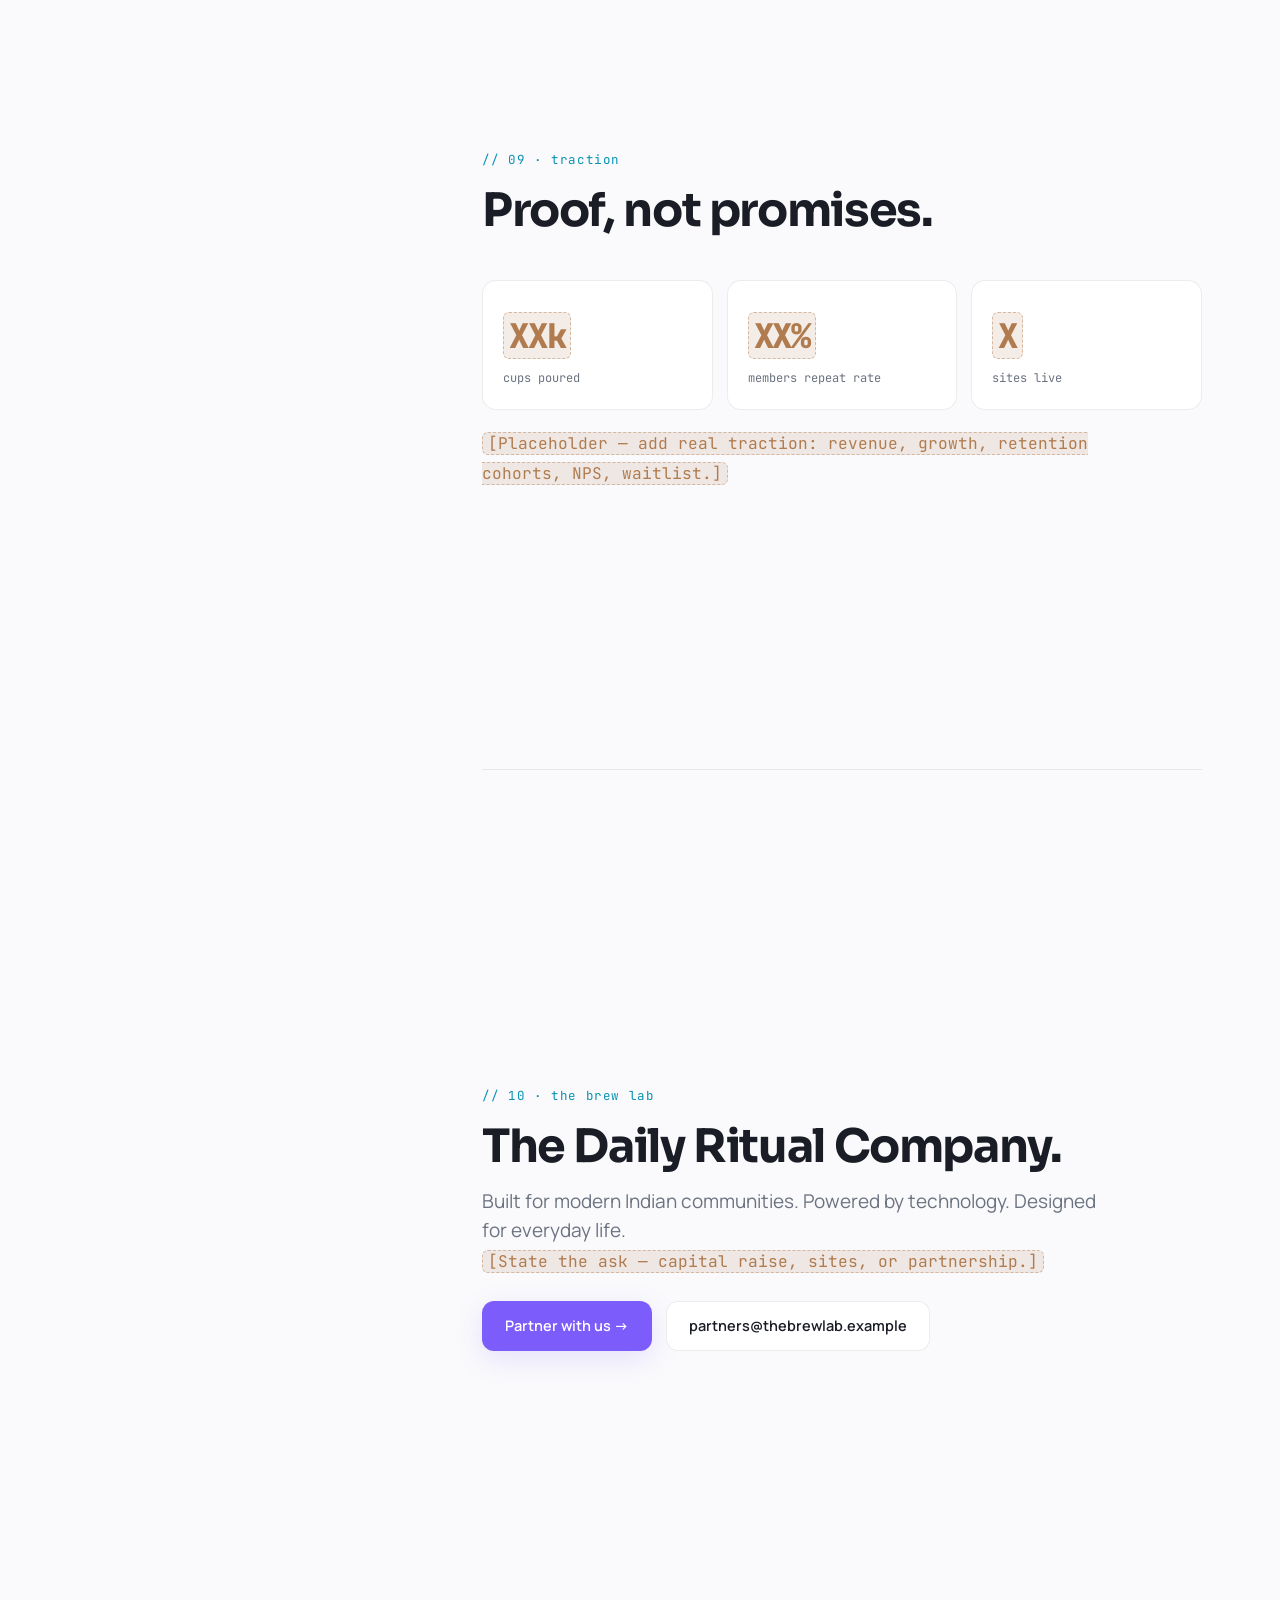
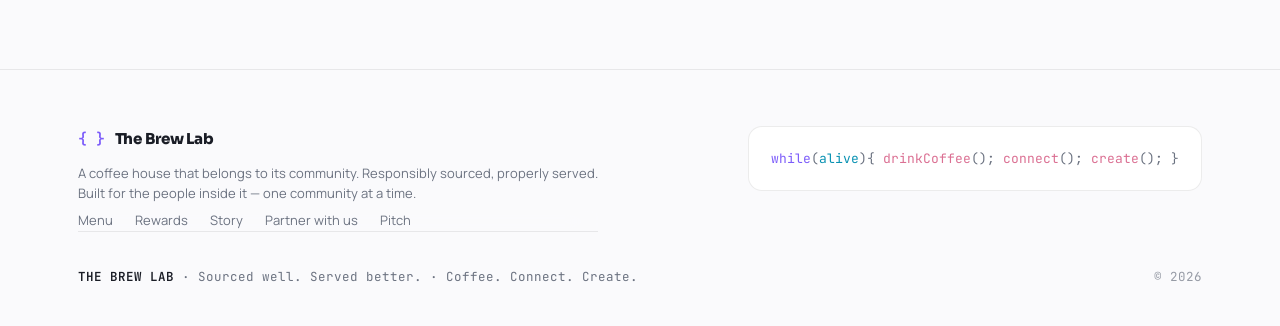
<file: pitch.html>
<!DOCTYPE html>
<html lang="en" data-theme="dark">
<head>
<meta charset="UTF-8">
<meta name="viewport" content="width=device-width, initial-scale=1.0, viewport-fit=cover">
<title>Pitch — The Brew Lab</title>
<meta name="description" content="The Brew Lab pitch — the Daily Ritual Company. A technology-powered coffee and nourishing food brand built for modern Indian communities.">
<meta name="theme-color" content="#0F1117">
<link rel="icon" href="assets/img/favicon.svg" type="image/svg+xml">
<meta property="og:title" content="Pitch — The Brew Lab">
<meta property="og:description" content="The Daily Ritual Company. Coffee. Connect. Create. The pitch.">
<meta property="og:image" content="assets/img/og-image.svg">
<meta name="twitter:card" content="summary_large_image">
<script>try{var t=localStorage.getItem('brewlab-theme')||(matchMedia('(prefers-color-scheme: light)').matches?'light':'dark');document.documentElement.setAttribute('data-theme',t);}catch(e){}</script>
<link rel="preconnect" href="https://fonts.googleapis.com">
<link rel="preconnect" href="https://fonts.gstatic.com" crossorigin>
<link href="https://fonts.googleapis.com/css2?family=Sora:wght@700;800&family=Manrope:wght@400;500;600;700;800&family=JetBrains+Mono:wght@400;500;600&display=swap" rel="stylesheet">
<link rel="stylesheet" href="assets/css/tokens.css">
<link rel="stylesheet" href="assets/css/base.css">
<link rel="stylesheet" href="assets/css/effects.css">
<link rel="stylesheet" href="assets/css/pitch.css">
<script type="importmap">
{
  "imports": {
    "three": "https://esm.sh/three@0.161.0",
    "gsap": "https://esm.sh/gsap@3.12.5",
    "gsap/ScrollTrigger": "https://esm.sh/gsap@3.12.5/ScrollTrigger.js"
  }
}
</script>
</head>
<body data-page="pitch">
<a class="skip-link" href="#main">Skip to content</a>
<div class="ambient" aria-hidden="true"></div>
<div class="ps-progressbar" aria-hidden="true"><span class="fill" data-ps-progress></span></div>

<nav aria-label="Primary">
  <div class="wrap nav-inner">
    <a class="brand" href="index.html"><span class="braces">{ }</span> The Brew Lab</a>
    <button class="nav-burger" data-nav-burger aria-label="Open menu" aria-expanded="false" aria-controls="navmenu">
      <svg viewBox="0 0 24 24" fill="none" stroke="currentColor" stroke-width="2" aria-hidden="true"><path d="M3 6h18M3 12h18M3 18h18"/></svg>
    </button>
    <div class="nav-links nav-menu" id="navmenu" data-nav-menu>
      <button class="nav-menu-close" data-nav-close aria-label="Close menu">
        <svg viewBox="0 0 24 24" fill="none" stroke="currentColor" stroke-width="2" aria-hidden="true"><path d="M6 6l12 12M18 6L6 18"/></svg>
      </button>
      <a class="navlink" href="menu.html">Menu</a>
      <a class="navlink" href="rewards.html">Rewards</a>
      <a class="navlink" href="story.html">Story</a>
      <a class="navlink" href="franchise.html">Partner</a>
      <a class="navlink" href="pitch.html" aria-current="page">Pitch</a>
      <button class="toggle" data-theme-toggle aria-label="Toggle theme"><span data-theme-icon aria-hidden="true">◑</span> <span data-theme-text>light</span></button>
    </div>
  </div>
</nav>

<main id="main">
  <header class="ps-hero">
    <div class="wrap">
      <span class="kicker mono reveal">// pitch · 2026</span>
      <h1 class="reveal">THE BREW LAB<br><span class="grad-text">Sourced well. Served better.</span></h1>
      <p class="lead reveal">The Daily Ritual Company — a technology-powered coffee and nourishing food brand built for the communities people return to every day. Coffee. Connect. Create.</p>
      <p class="ps-scrollcue reveal">scroll to begin <span class="arrow">↓</span></p>
    </div>
  </header>

  <div class="wrap">
    <div class="ps-layout">

      <aside class="ps-stage" aria-hidden="true">
        <div class="ps-stage-orb"></div>
        <div class="ps-stage-label">// the story</div>
        <div class="ps-stage-meta">
          <div class="ps-stage-num grad-text" data-stage-num>01</div>
          <div class="ps-stage-word" data-stage-word>Insight</div>
        </div>
        <ol class="ps-stage-nav" data-stage-nav></ol>
      </aside>

      <div class="ps-chapters">

        <section class="ps-chapter" data-chapter data-stage-num="01" data-stage-word="Insight" aria-labelledby="ch1">
          <span class="kicker reveal">// 01 · india is changing</span>
          <h2 class="s-title reveal" id="ch1">A new generation is making coffee a daily ritual.</h2>
          <p class="s-body reveal">They seek healthier meals, work more flexibly, and increasingly value convenience, personalization, and digital experiences. Yet in the places they spend most of their lives — universities, corporate campuses, and residential communities — they're forced to choose between:</p>
          <ul class="points" data-cine-group>
            <li data-cine-item><span class="mk mono">›</span> <span>Expensive destination cafés</span></li>
            <li data-cine-item><span class="mk mono">›</span> <span>Quick-service outlets with little personality</span></li>
            <li data-cine-item><span class="mk mono">›</span> <span>Unhealthy grab-and-go options</span></li>
          </ul>
          <p class="s-body reveal">There is no modern daily ritual brand designed specifically for Indian communities. <b style="color:var(--text)">Until now.</b></p>
        </section>

        <section class="ps-chapter" data-chapter data-stage-num="02" data-stage-word="The brand" aria-labelledby="ch2">
          <span class="kicker reveal">// 02 · introducing the brew lab</span>
          <h2 class="s-title reveal" id="ch2">The Daily Ritual Company.</h2>
          <p class="s-body reveal"><b>Coffee. Connect. Create.</b> A technology-powered coffee and nourishing food brand built for the communities people return to every day.</p>
        </section>

        <section class="ps-chapter" data-chapter data-stage-num="03" data-stage-word="Habits" aria-labelledby="ch3">
          <span class="kicker reveal">// 03 · where habits are formed</span>
          <h2 class="s-title reveal" id="ch3">We grow where habits are formed.</h2>
          <p class="s-body reveal">Universities are where lifelong habits begin:</p>
          <ul class="points" data-cine-group>
            <li data-cine-item><span class="mk mono">›</span> <span>The first coffee ritual</span></li>
            <li data-cine-item><span class="mk mono">›</span> <span>The first preferred brand</span></li>
            <li data-cine-item><span class="mk mono">›</span> <span>The first place that feels familiar</span></li>
          </ul>
          <p class="s-body reveal">As students graduate into corporate offices and residential communities, these rituals evolve — but they rarely disappear. The Brew Lab grows with them.</p>
          <p class="s-body reveal" style="margin-top:8px"><b class="grad-text">University → Workplace → Home.</b><br>One brand. One ritual. For life.</p>
        </section>

        <section class="ps-chapter" data-chapter data-stage-num="04" data-stage-word="Everyday" aria-labelledby="ch4">
          <span class="kicker reveal">// 04 · built for everyday life</span>
          <h2 class="s-title reveal" id="ch4">Designed around frequency, not occasion.</h2>
          <p class="s-body reveal">Unlike traditional cafés, The Brew Lab is built for how often you actually show up:</p>
          <ul class="points" data-cine-group>
            <li data-cine-item><span class="mk mono">›</span> <span>Small footprints</span></li>
            <li data-cine-item><span class="mk mono">›</span> <span>Fast takeaway</span></li>
            <li data-cine-item><span class="mk mono">›</span> <span>Thoughtfully designed seating</span></li>
            <li data-cine-item><span class="mk mono">›</span> <span>Nourishing food</span></li>
            <li data-cine-item><span class="mk mono">›</span> <span>Technology-first convenience</span></li>
            <li data-cine-item><span class="mk mono">›</span> <span>Premium quality without unnecessary complexity</span></li>
          </ul>
          <p class="s-body reveal">Because the best café experience is the one that effortlessly becomes part of your day.</p>
        </section>

        <section class="ps-chapter" data-chapter data-stage-num="05" data-stage-word="Technology" aria-labelledby="ch5">
          <span class="kicker reveal">// 05 · technology is the engine</span>
          <h2 class="s-title reveal" id="ch5">The experience starts before the door.</h2>
          <ul class="points" data-cine-group>
            <li data-cine-item><span class="mk mono">›</span> <span>Pre-order coffee and food</span></li>
            <li data-cine-item><span class="mk mono">›</span> <span>Seamless pickup</span></li>
            <li data-cine-item><span class="mk mono">›</span> <span>Digital wallet</span></li>
            <li data-cine-item><span class="mk mono">›</span> <span>Loyalty tiers and rewards</span></li>
            <li data-cine-item><span class="mk mono">›</span> <span>Personalized recommendations</span></li>
            <li data-cine-item><span class="mk mono">›</span> <span>Nutrition insights</span></li>
            <li data-cine-item><span class="mk mono">›</span> <span>Community experiences</span></li>
          </ul>
          <p class="s-body reveal">Every interaction strengthens the daily ritual.</p>
        </section>

        <section class="ps-chapter" data-chapter data-stage-num="06" data-stage-word="Experience" aria-labelledby="ch6">
          <span class="kicker reveal">// 06 · coffee. connect. create.</span>
          <h2 class="s-title reveal" id="ch6">Coffee. Connect. Create.</h2>
          <ul class="points" data-cine-group>
            <li data-cine-item><span class="mk mono">›</span> <span><b>Coffee</b> that fuels</span></li>
            <li data-cine-item><span class="mk mono">›</span> <span><b>Food</b> that nourishes</span></li>
            <li data-cine-item><span class="mk mono">›</span> <span><b>Spaces</b> where people cross paths</span></li>
            <li data-cine-item><span class="mk mono">›</span> <span><b>Communities</b> that build things together</span></li>
          </ul>
        </section>

        <section class="ps-chapter" data-chapter data-stage-num="07" data-stage-word="Model" aria-labelledby="ch7">
          <span class="kicker reveal">// 07 · business model &amp; unit economics</span>
          <h2 class="s-title reveal" id="ch7">Repeat revenue, healthy cups.</h2>
          <div class="metrics" data-cine-group>
            <div class="metric" data-cine-item><div class="big"><span class="ph">₹XXX</span></div><div class="lab mono">avg ticket</div></div>
            <div class="metric" data-cine-item><div class="big"><span class="ph">XX%</span></div><div class="lab mono">gross margin / cup</div></div>
            <div class="metric" data-cine-item><div class="big"><span class="ph">X.X×</span></div><div class="lab mono">visits / week, members</div></div>
          </div>
          <p class="s-body reveal" style="margin-top:18px"><span class="ph">[Placeholder — drop in your real unit economics: ticket, COGS, labour, rent, contribution margin, payback.]</span></p>
        </section>

        <section class="ps-chapter" data-chapter data-stage-num="08" data-stage-word="Loyalty" aria-labelledby="ch8">
          <span class="kicker reveal">// 08 · the loyalty engine</span>
          <h2 class="s-title reveal" id="ch8">Five tiers that turn cups into retention.</h2>
          <ul class="points" data-cine-group>
            <li data-cine-item><span class="mk mono">›</span> <span><b>Lithium</b> → <b>Titanium</b> → <b>Chromium</b> → <b>Platinum</b> → <b>Uranium</b></span></li>
            <li data-cine-item><span class="mk mono">›</span> <span>Automatic, app-native — no card, no friction.</span></li>
            <li data-cine-item><span class="mk mono">›</span> <span>Drives frequency, first-party data, and word of mouth.</span></li>
          </ul>
          <p class="s-body reveal" style="margin-top:8px">No performance marketing, no discount-led acquisition — the focus stays inside the community, at every site we open. Word of mouth is the growth engine: it's how new people hear about us, and how the ones already here stick around.</p>
        </section>

        <section class="ps-chapter" data-chapter data-stage-num="09" data-stage-word="Traction" aria-labelledby="ch9">
          <span class="kicker reveal">// 09 · traction</span>
          <h2 class="s-title reveal" id="ch9">Proof, not promises.</h2>
          <div class="metrics" data-cine-group>
            <div class="metric" data-cine-item><div class="big"><span class="ph">XXk</span></div><div class="lab mono">cups poured</div></div>
            <div class="metric" data-cine-item><div class="big"><span class="ph">XX%</span></div><div class="lab mono">members repeat rate</div></div>
            <div class="metric" data-cine-item><div class="big"><span class="ph">X</span></div><div class="lab mono">sites live</div></div>
          </div>
          <p class="s-body reveal" style="margin-top:18px"><span class="ph">[Placeholder — add real traction: revenue, growth, retention cohorts, NPS, waitlist.]</span></p>
        </section>

        <section class="ps-chapter ps-ask" data-chapter data-stage-num="10" data-stage-word="The ask" aria-labelledby="ch10">
          <span class="kicker reveal">// 10 · the brew lab</span>
          <h2 class="s-title reveal" id="ch10">The Daily Ritual Company.</h2>
          <p class="s-body reveal">Built for modern Indian communities. Powered by technology. Designed for everyday life.</p>
          <p class="s-body reveal"><span class="ph">[State the ask — capital raise, sites, or partnership.]</span></p>
          <div class="cta-row reveal">
            <a href="franchise.html" class="btn btn-primary">Partner with us →</a>
            <a href="mailto:partners@thebrewlab.example?subject=The%20Brew%20Lab%20pitch" class="btn btn-ghost">partners@thebrewlab.example</a>
          </div>
        </section>

      </div>
    </div>
  </div>
</main>

<footer>
  <div class="wrap">
    <div class="foot-grid">
      <div>
        <a class="brand" href="index.html" style="margin-bottom:14px"><span class="braces">{ }</span> The Brew Lab</a>
        <p class="foot-meta">A coffee house that belongs to its community. Responsibly sourced, properly served.<br>Built for the people inside it — one community at a time.</p>
        <nav class="foot-nav" aria-label="Footer">
          <a href="menu.html">Menu</a><a href="rewards.html">Rewards</a><a href="story.html">Story</a><a href="franchise.html">Partner with us</a><a href="pitch.html">Pitch</a>
        </nav>
      </div>
      <div class="foot-code mono" aria-hidden="true">
<span class="kw">while</span><span class="pun">(</span><span class="prop">alive</span><span class="pun">){</span>
  <span class="fn">drinkCoffee</span><span class="pun">();</span>
  <span class="fn">connect</span><span class="pun">();</span>
  <span class="fn">create</span><span class="pun">();</span>
<span class="pun">}</span>
      </div>
    </div>
    <div class="foot-sig"><b>THE BREW LAB</b> · Sourced well. Served better. · Coffee. Connect. Create. <span style="margin-left:auto;opacity:.7;">© 2026</span></div>
  </div>
</footer>

<script type="module" src="assets/js/main.js"></script>
</body>
</html>
</file>
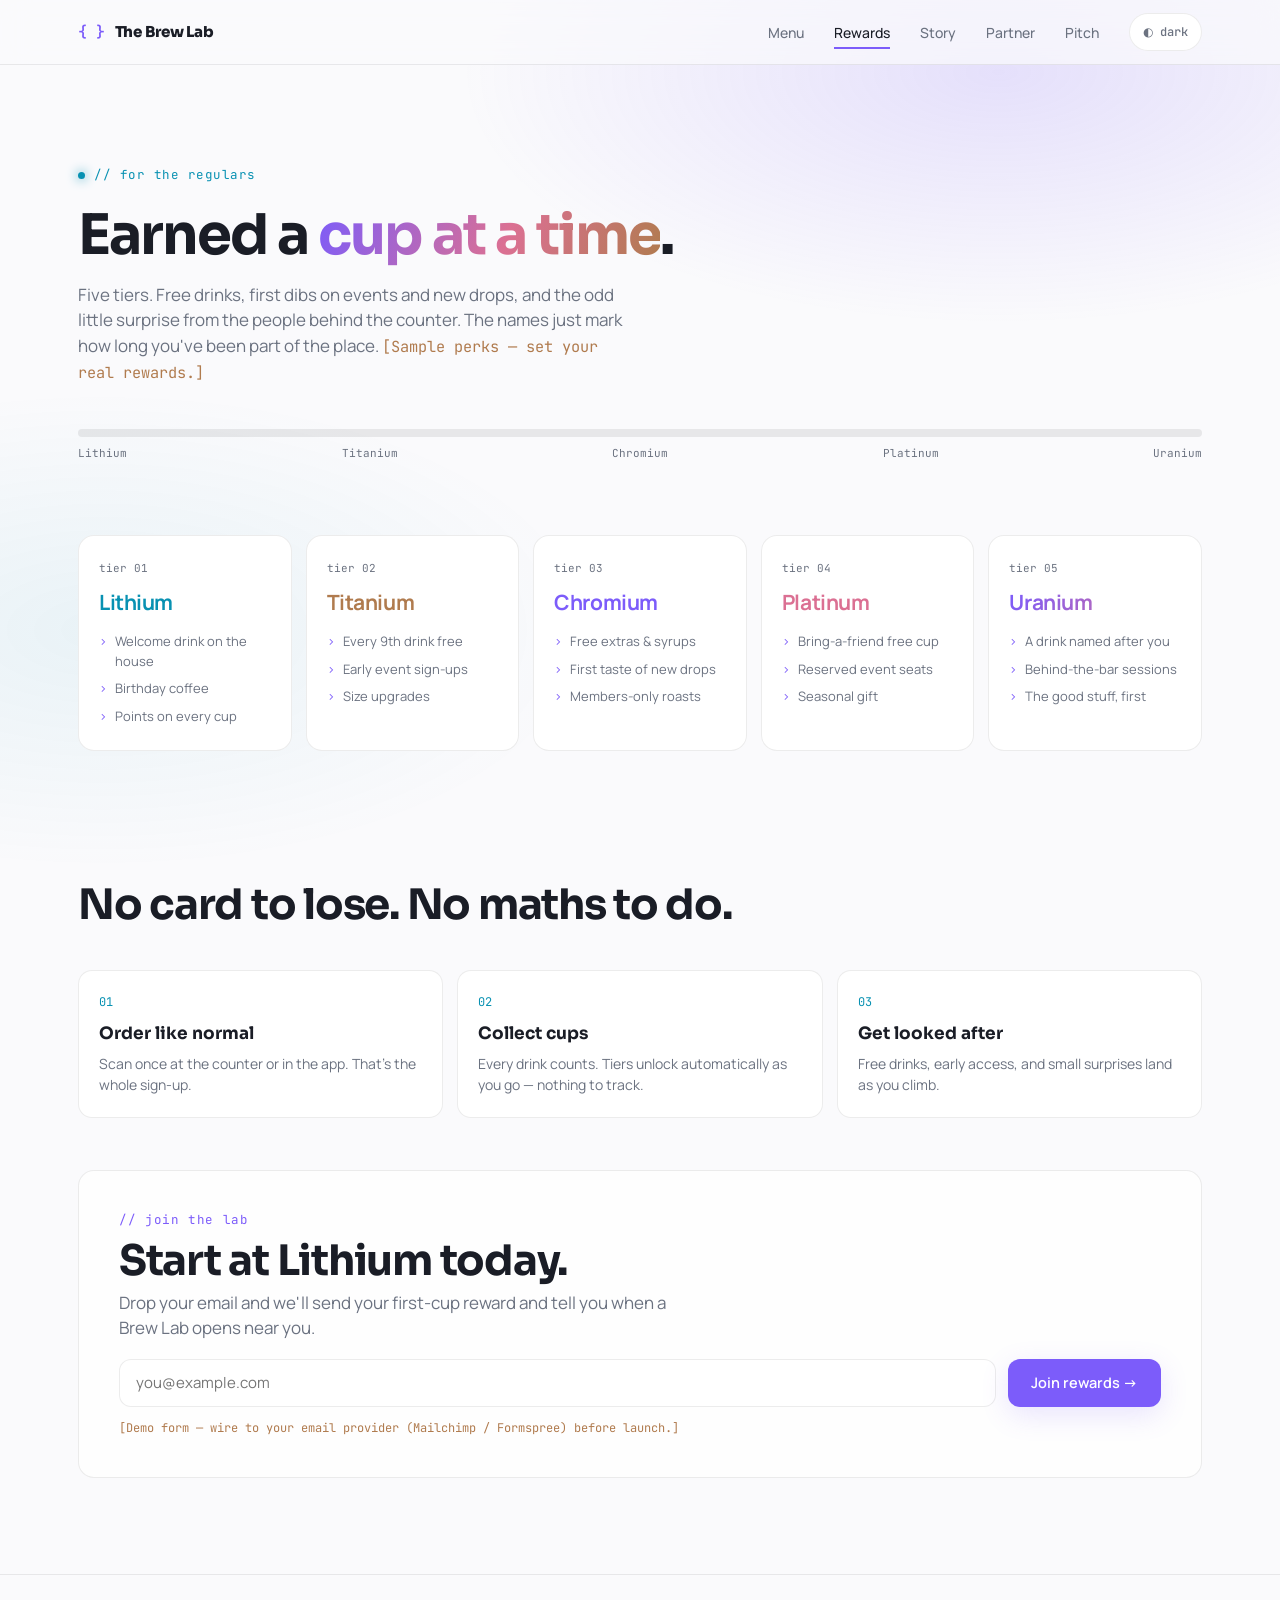
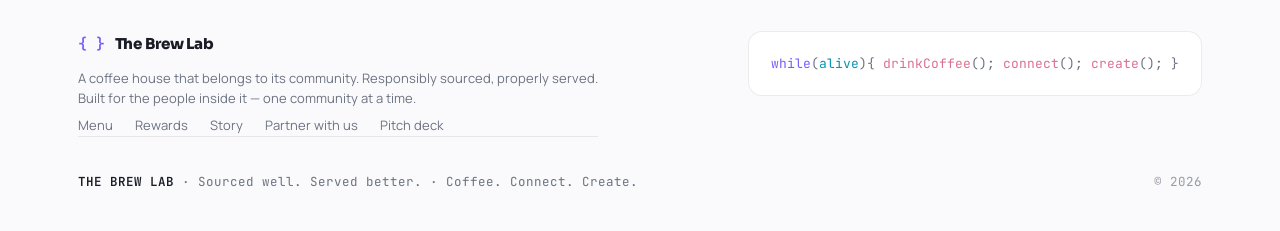
<file: rewards.html>
<!DOCTYPE html>
<html lang="en" data-theme="dark">
<head>
<meta charset="UTF-8">
<meta name="viewport" content="width=device-width, initial-scale=1.0, viewport-fit=cover">
<title>Rewards — The Brew Lab</title>
<meta name="description" content="Five tiers, earned a cup at a time. Free drinks, first dibs on events, and the odd surprise from the people behind the counter.">
<meta name="theme-color" content="#0F1117">
<link rel="icon" href="assets/img/favicon.svg" type="image/svg+xml">
<meta property="og:title" content="Rewards — The Brew Lab">
<meta property="og:description" content="Lithium to Uranium — we look after the regulars.">
<meta property="og:image" content="assets/img/og-image.svg">
<meta name="twitter:card" content="summary_large_image">
<script>try{var t=localStorage.getItem('brewlab-theme')||(matchMedia('(prefers-color-scheme: light)').matches?'light':'dark');document.documentElement.setAttribute('data-theme',t);}catch(e){}</script>
<link rel="preconnect" href="https://fonts.googleapis.com">
<link rel="preconnect" href="https://fonts.gstatic.com" crossorigin>
<link href="https://fonts.googleapis.com/css2?family=Sora:wght@700;800&family=Manrope:wght@400;500;600;700;800&family=JetBrains+Mono:wght@400;500;600&display=swap" rel="stylesheet">
<link rel="stylesheet" href="assets/css/tokens.css">
<link rel="stylesheet" href="assets/css/base.css">
<link rel="stylesheet" href="assets/css/effects.css">
<script type="importmap">
{
  "imports": {
    "three": "https://esm.sh/three@0.161.0",
    "gsap": "https://esm.sh/gsap@3.12.5",
    "gsap/ScrollTrigger": "https://esm.sh/gsap@3.12.5/ScrollTrigger.js"
  }
}
</script>
<style>
  .tier-cards { display:grid; grid-template-columns:1fr; gap:14px; margin-top:42px; }
  @media (min-width:760px){ .tier-cards { grid-template-columns:repeat(5,1fr); } }
  .tcard2 { background:var(--editor); border:1px solid var(--line); border-radius:var(--r-xl); padding:24px 20px; display:flex; flex-direction:column; gap:10px; transition:transform var(--t-base) ease, border-color var(--t-base) ease; }
  .tcard2:hover { transform:translateY(-5px); border-color:var(--lavender); }
  .tcard2 .lvl { font-family:var(--font-mono); font-size:11px; color:var(--muted); }
  .tcard2 .nm { font-size:21px; font-weight:700; letter-spacing:-0.02em; }
  .tcard2 ul { list-style:none; display:grid; gap:8px; margin-top:4px; }
  .tcard2 li { font-size:13px; color:var(--muted); display:flex; gap:8px; }
  .tcard2 li::before { content:"›"; color:var(--lavender); }
  .tcard2:nth-child(1) .nm{color:var(--cyan);} .tcard2:nth-child(2) .nm{color:var(--champagne);}
  .tcard2:nth-child(3) .nm{color:var(--lavender);} .tcard2:nth-child(4) .nm{color:var(--rose);}
  .tcard2:nth-child(5) .nm{ background:linear-gradient(110deg,var(--lavender),var(--rose)); -webkit-background-clip:text; background-clip:text; -webkit-text-fill-color:transparent; }
  .prog { margin:44px 0 8px; }
  .prog .track { height:8px; border-radius:var(--r-pill); background:var(--line); overflow:hidden; }
  .prog .track .fill { height:100%; width:0; background:var(--grad); border-radius:var(--r-pill); transition:width 1.4s var(--ease); }
  .prog .labels { display:flex; justify-content:space-between; font-family:var(--font-mono); font-size:11px; color:var(--muted); margin-top:8px; }
  .how { display:grid; grid-template-columns:1fr; gap:14px; margin-top:42px; }
  @media (min-width:680px){ .how { grid-template-columns:repeat(3,1fr); } }
  .how .step { background:var(--editor); border:1px solid var(--line); border-radius:var(--r-lg); padding:22px 20px; }
  .how .step .n { font-family:var(--font-mono); color:var(--cyan); font-size:12px; margin-bottom:10px; }
  .how .step h3 { font-size:17px; font-weight:700; margin-bottom:6px; }
  .how .step p { color:var(--muted); font-size:14px; }
  .signup { margin-top:52px; background:var(--glass); border:1px solid var(--line); border-radius:var(--r-xl); padding:clamp(24px,5vw,40px); position:relative; overflow:hidden; }
  .signup form { display:flex; gap:12px; flex-wrap:wrap; margin-top:18px; }
  .signup input { flex:1; min-width:200px; min-height:48px; padding:0 16px; border-radius:var(--r-md); border:1px solid var(--line); background:var(--editor); color:var(--text); font-family:var(--font-sans); font-size:15px; }
  .signup input:focus-visible { outline:2px solid var(--lavender); outline-offset:2px; }
  .signup .ph { font-family:var(--font-mono); font-size:12px; color:var(--champagne); }
</style>
</head>
<body data-page="rewards">
<a class="skip-link" href="#main">Skip to content</a>
<div class="ambient" aria-hidden="true"></div>

<nav aria-label="Primary">
  <div class="wrap nav-inner">
    <a class="brand" href="index.html"><span class="braces">{ }</span> The Brew Lab</a>
    <button class="nav-burger" data-nav-burger aria-label="Open menu" aria-expanded="false" aria-controls="navmenu">
      <svg viewBox="0 0 24 24" fill="none" stroke="currentColor" stroke-width="2" aria-hidden="true"><path d="M3 6h18M3 12h18M3 18h18"/></svg>
    </button>
    <div class="nav-links nav-menu" id="navmenu" data-nav-menu>
      <button class="nav-menu-close" data-nav-close aria-label="Close menu">
        <svg viewBox="0 0 24 24" fill="none" stroke="currentColor" stroke-width="2" aria-hidden="true"><path d="M6 6l12 12M18 6L6 18"/></svg>
      </button>
      <a class="navlink" href="menu.html">Menu</a>
      <a class="navlink" href="rewards.html" aria-current="page">Rewards</a>
      <a class="navlink" href="story.html">Story</a>
      <a class="navlink" href="franchise.html">Partner</a>
      <a class="navlink" href="pitch.html">Pitch</a>
      <button class="toggle" data-theme-toggle aria-label="Toggle theme"><span data-theme-icon aria-hidden="true">◑</span> <span data-theme-text>light</span></button>
    </div>
  </div>
</nav>

<main id="main">
<section style="padding-bottom:0">
  <div class="wrap">
    <span class="eyebrow"><span class="dot"></span>// for the regulars</span>
    <h1 class="title" style="font-size:clamp(34px,9vw,56px)">Earned a <span class="grad-text">cup at a time</span>.</h1>
    <p class="lead reveal">Five tiers. Free drinks, first dibs on events and new drops, and the odd little surprise from the people behind the counter. The names just mark how long you've been part of the place. <span class="ph" style="font-family:var(--font-mono);font-size:0.9em;color:var(--champagne)">[Sample perks — set your real rewards.]</span></p>

    <div class="prog reveal" aria-hidden="true">
      <div class="track"><span class="fill" data-fill></span></div>
      <div class="labels"><span>Lithium</span><span>Titanium</span><span>Chromium</span><span>Platinum</span><span>Uranium</span></div>
    </div>
  </div>
</section>

<section style="padding-top:24px">
  <div class="wrap">
    <div class="tier-cards" data-cine-group>
      <div class="tcard2" data-cine-item>
        <span class="lvl mono">tier 01</span><span class="nm">Lithium</span>
        <ul><li>Welcome drink on the house</li><li>Birthday coffee</li><li>Points on every cup</li></ul>
      </div>
      <div class="tcard2" data-cine-item>
        <span class="lvl mono">tier 02</span><span class="nm">Titanium</span>
        <ul><li>Every 9th drink free</li><li>Early event sign-ups</li><li>Size upgrades</li></ul>
      </div>
      <div class="tcard2" data-cine-item>
        <span class="lvl mono">tier 03</span><span class="nm">Chromium</span>
        <ul><li>Free extras &amp; syrups</li><li>First taste of new drops</li><li>Members-only roasts</li></ul>
      </div>
      <div class="tcard2" data-cine-item>
        <span class="lvl mono">tier 04</span><span class="nm">Platinum</span>
        <ul><li>Bring-a-friend free cup</li><li>Reserved event seats</li><li>Seasonal gift</li></ul>
      </div>
      <div class="tcard2" data-cine-item>
        <span class="lvl mono">tier 05</span><span class="nm">Uranium</span>
        <ul><li>A drink named after you</li><li>Behind-the-bar sessions</li><li>The good stuff, first</li></ul>
      </div>
    </div>
  </div>
</section>

<section style="padding-top:0">
  <div class="wrap">
    <div class="sec-label reveal">// how it works</div>
    <h2 class="reveal">No card to lose. No maths to do.</h2>
    <div class="how" data-cine-group>
      <div class="step" data-cine-item><div class="n mono">01</div><h3>Order like normal</h3><p>Scan once at the counter or in the app. That's the whole sign-up.</p></div>
      <div class="step" data-cine-item><div class="n mono">02</div><h3>Collect cups</h3><p>Every drink counts. Tiers unlock automatically as you go — nothing to track.</p></div>
      <div class="step" data-cine-item><div class="n mono">03</div><h3>Get looked after</h3><p>Free drinks, early access, and small surprises land as you climb.</p></div>
    </div>

    <div class="signup reveal">
      <div class="sec-label" style="margin-bottom:8px">// join the lab</div>
      <h2 style="margin-bottom:6px">Start at Lithium today.</h2>
      <p class="lead">Drop your email and we'll send your first-cup reward and tell you when a Brew Lab opens near you.</p>
      <form data-demo-form onsubmit="return false">
        <label class="sr-only" for="rw-email">Email address</label>
        <input id="rw-email" type="email" name="email" placeholder="you@example.com" required>
        <button class="btn btn-primary" type="submit">Join rewards →</button>
      </form>
      <p class="ph" style="margin-top:12px">[Demo form — wire to your email provider (Mailchimp / Formspree) before launch.]</p>
    </div>
  </div>
</section>
</main>

<footer>
  <div class="wrap">
    <div class="foot-grid">
      <div>
        <a class="brand" href="index.html" style="margin-bottom:14px"><span class="braces">{ }</span> The Brew Lab</a>
        <p class="foot-meta">A coffee house that belongs to its community. Responsibly sourced, properly served.<br>Built for the people inside it — one community at a time.</p>
        <nav class="foot-nav" aria-label="Footer">
          <a href="menu.html">Menu</a><a href="rewards.html">Rewards</a><a href="story.html">Story</a><a href="franchise.html">Partner with us</a><a href="pitch.html">Pitch deck</a>
        </nav>
      </div>
      <div class="foot-code mono" aria-hidden="true">
<span class="kw">while</span><span class="pun">(</span><span class="prop">alive</span><span class="pun">){</span>
  <span class="fn">drinkCoffee</span><span class="pun">();</span>
  <span class="fn">connect</span><span class="pun">();</span>
  <span class="fn">create</span><span class="pun">();</span>
<span class="pun">}</span>
      </div>
    </div>
    <div class="foot-sig"><b>THE BREW LAB</b> · Sourced well. Served better. · Coffee. Connect. Create. <span style="margin-left:auto;opacity:.7;">© 2026</span></div>
  </div>
</footer>

<script type="module" src="assets/js/main.js"></script>
<script>
  // animate the progression rail when it scrolls into view (no dependency)
  (function(){
    var fill = document.querySelector('[data-fill]');
    if(!fill) return;
    if (matchMedia('(prefers-reduced-motion: reduce)').matches){ fill.style.transition='none'; fill.style.width='100%'; return; }
    if(!('IntersectionObserver' in window)){ fill.style.width='100%'; return; }
    new IntersectionObserver(function(es,o){es.forEach(function(e){if(e.isIntersecting){fill.style.width='100%';o.disconnect();}});},{threshold:0.4}).observe(fill);
  })();
</script>
</body>
</html>
</file>
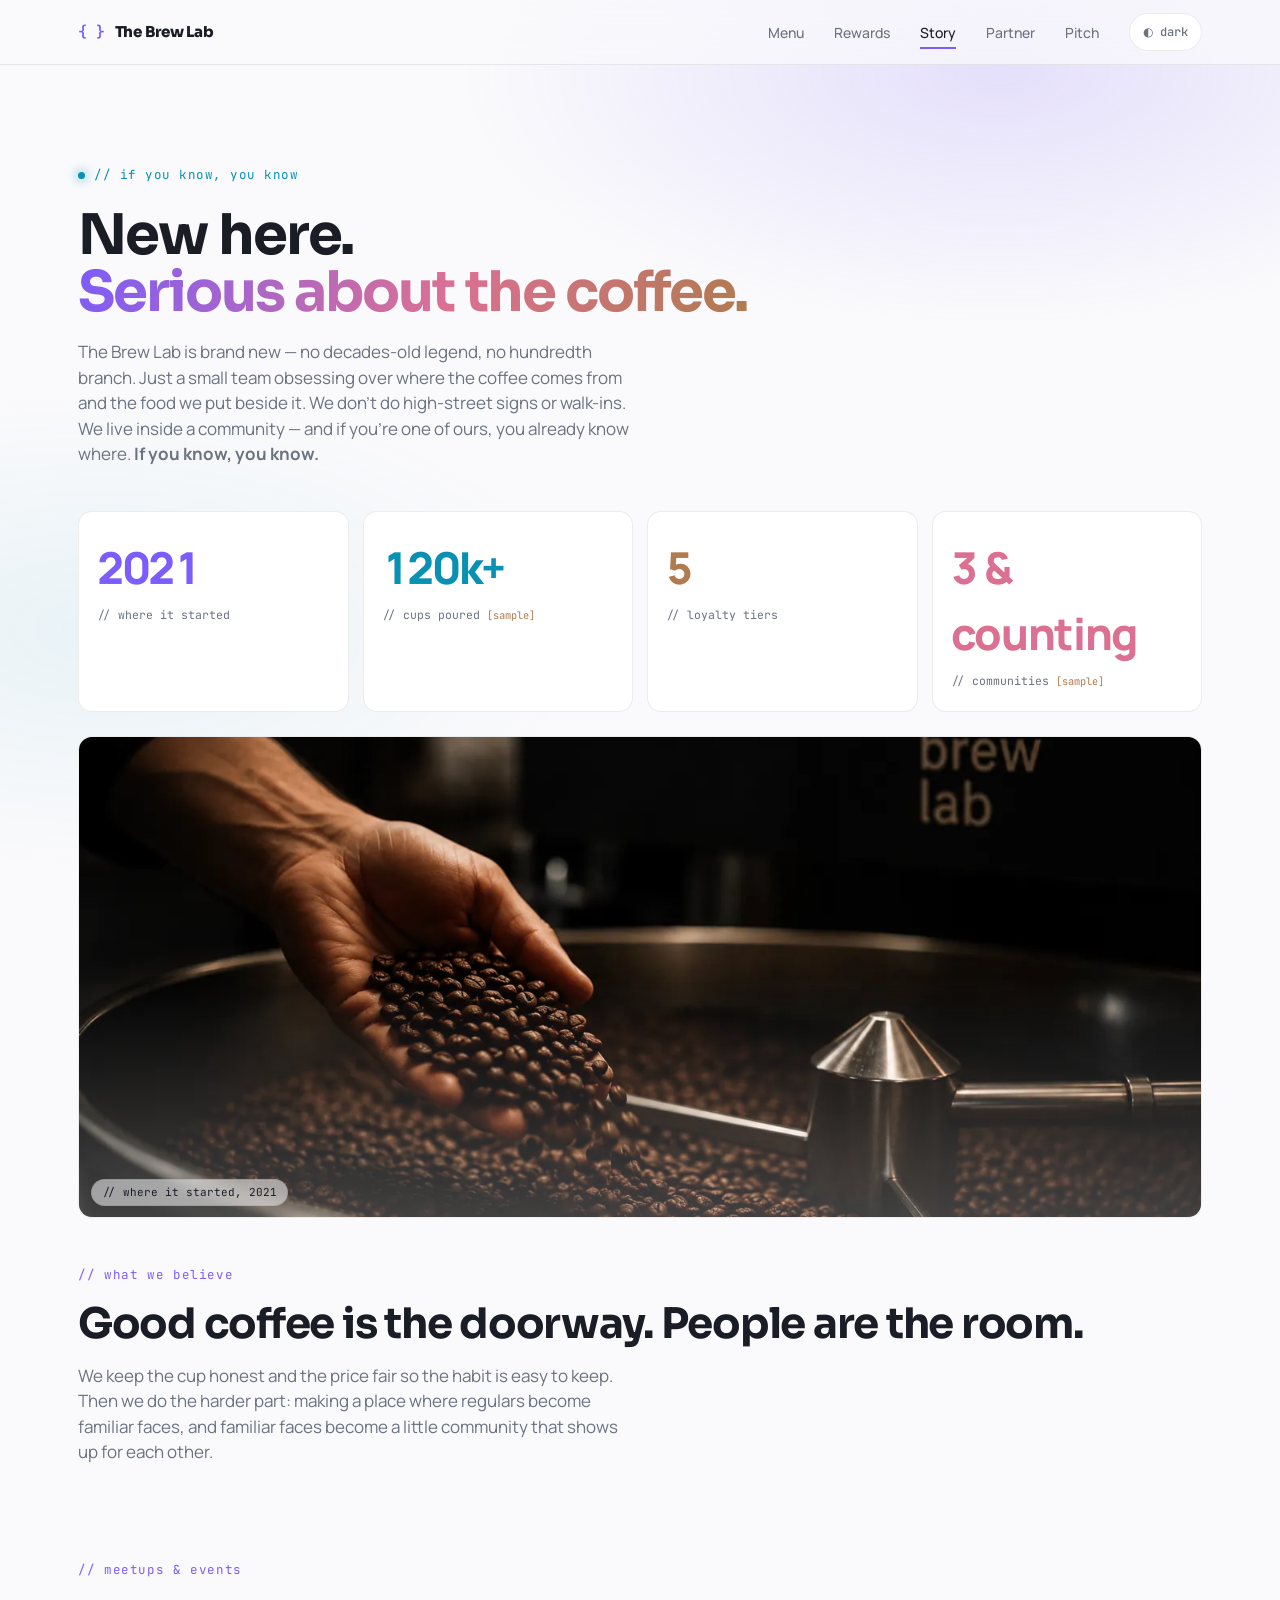
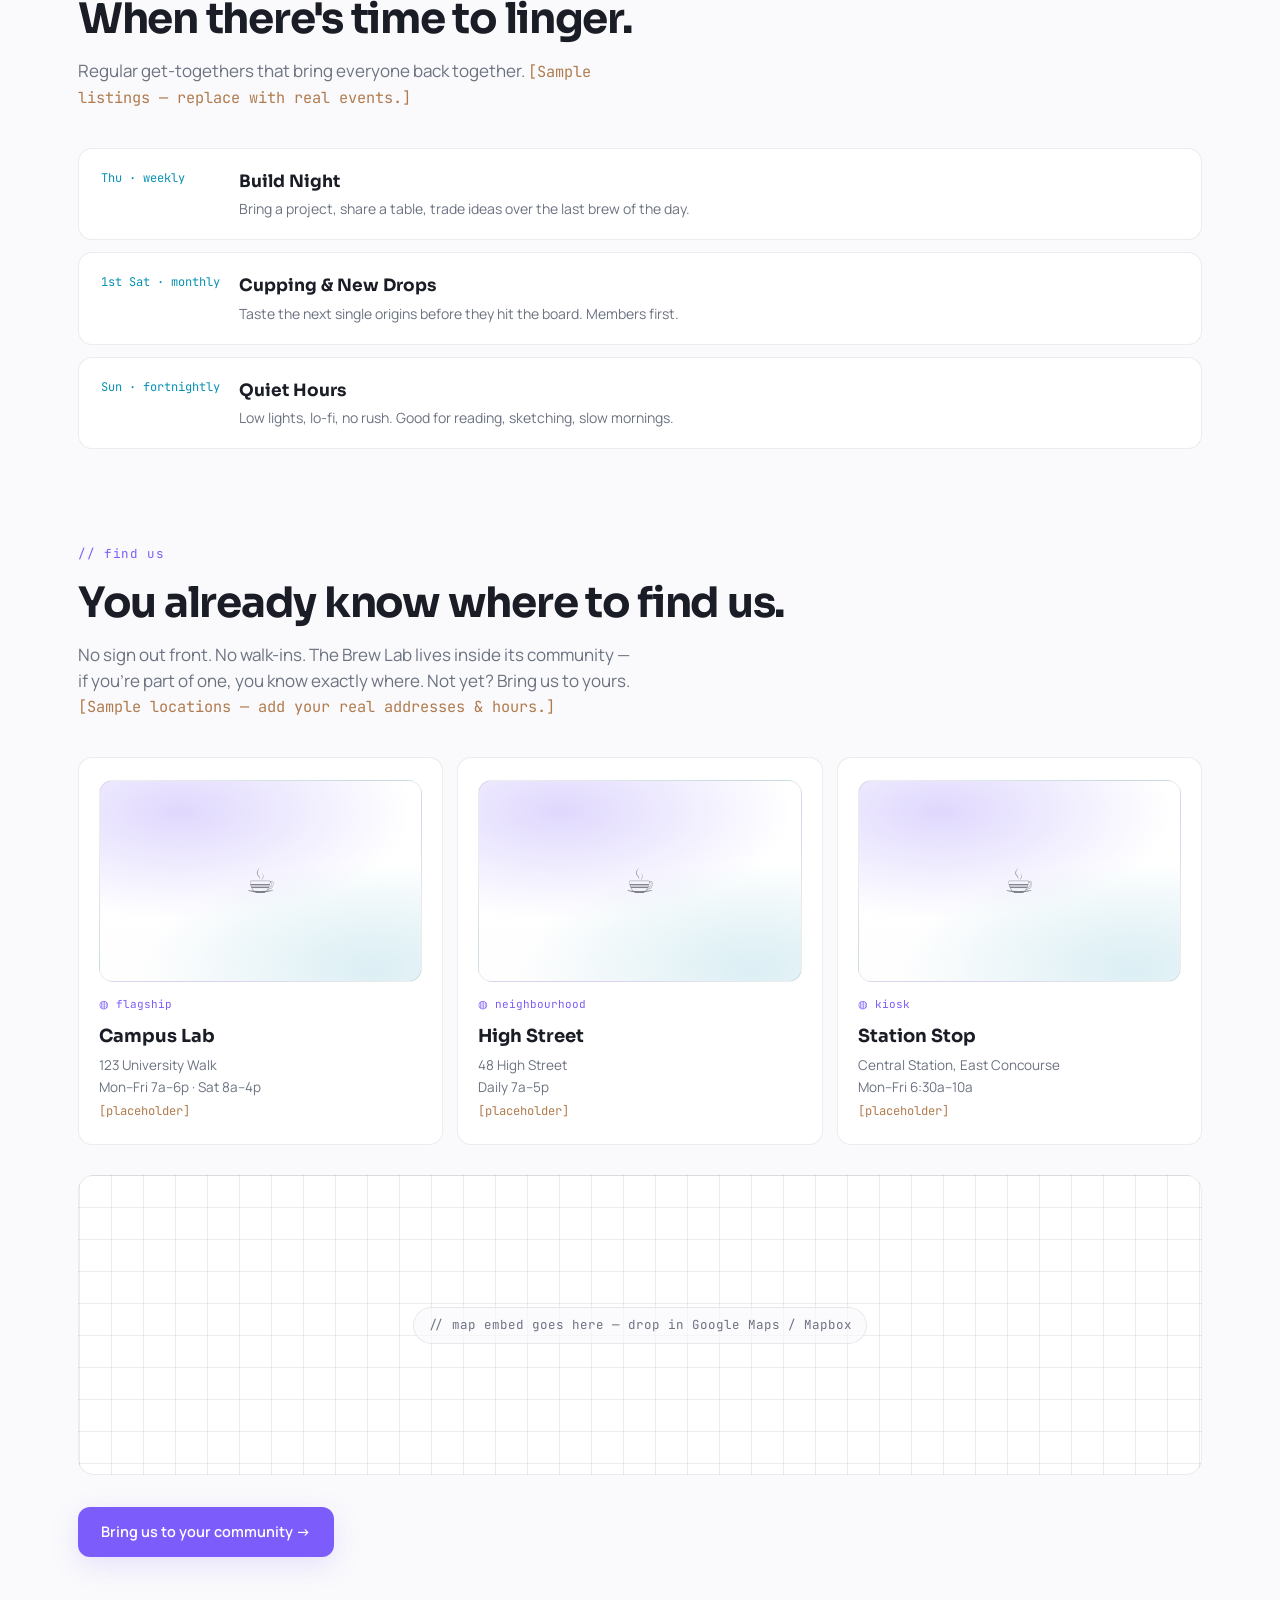
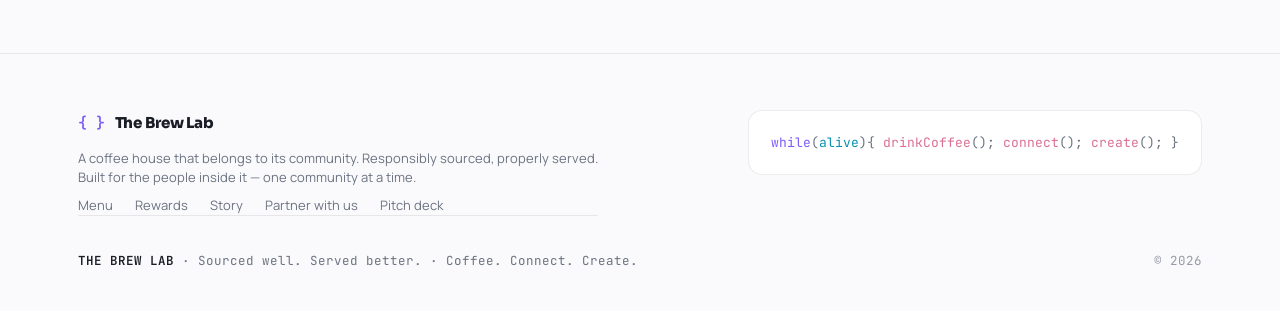
<file: story.html>
<!DOCTYPE html>
<html lang="en" data-theme="dark">
<head>
<meta charset="UTF-8">
<meta name="viewport" content="width=device-width, initial-scale=1.0, viewport-fit=cover">
<title>Story, Events &amp; Locations — The Brew Lab</title>
<meta name="description" content="Brand new and serious about the coffee. Our story, the meetups, and where to find us — if you know, you know.">
<meta name="theme-color" content="#0F1117">
<link rel="icon" href="assets/img/favicon.svg" type="image/svg+xml">
<meta property="og:title" content="Story, Events &amp; Locations — The Brew Lab">
<meta property="og:description" content="Brand new, serious about the coffee. A coffee house that belongs to its community — if you know, you know.">
<meta property="og:image" content="assets/img/og-image.svg">
<meta name="twitter:card" content="summary_large_image">
<script>try{var t=localStorage.getItem('brewlab-theme')||(matchMedia('(prefers-color-scheme: light)').matches?'light':'dark');document.documentElement.setAttribute('data-theme',t);}catch(e){}</script>
<link rel="preconnect" href="https://fonts.googleapis.com">
<link rel="preconnect" href="https://fonts.gstatic.com" crossorigin>
<link href="https://fonts.googleapis.com/css2?family=Sora:wght@700;800&family=Manrope:wght@400;500;600;700;800&family=JetBrains+Mono:wght@400;500;600&display=swap" rel="stylesheet">
<link rel="stylesheet" href="assets/css/tokens.css">
<link rel="stylesheet" href="assets/css/base.css">
<link rel="stylesheet" href="assets/css/effects.css">
<script type="importmap">
{
  "imports": {
    "three": "https://esm.sh/three@0.161.0",
    "gsap": "https://esm.sh/gsap@3.12.5",
    "gsap/ScrollTrigger": "https://esm.sh/gsap@3.12.5/ScrollTrigger.js"
  }
}
</script>
<style>
  .stats { display:grid; grid-template-columns:repeat(2,1fr); gap:14px; margin-top:44px; }
  @media (min-width:680px){ .stats { grid-template-columns:repeat(4,1fr); } }
  .stat { background:var(--editor); border:1px solid var(--line); border-radius:var(--r-lg); padding:22px 18px; }
  .stat .big { font-size:clamp(28px,7vw,44px); font-weight:800; letter-spacing:-0.03em; }
  .stat .lab { font-family:var(--font-mono); font-size:11.5px; color:var(--muted); margin-top:6px; }
  .stat:nth-child(1) .big{color:var(--lavender);} .stat:nth-child(2) .big{color:var(--cyan);}
  .stat:nth-child(3) .big{color:var(--champagne);} .stat:nth-child(4) .big{color:var(--rose);}
  .events { display:grid; gap:12px; margin-top:38px; }
  .event { display:flex; gap:18px; align-items:flex-start; background:var(--editor); border:1px solid var(--line); border-radius:var(--r-lg); padding:20px 22px; transition:border-color var(--t-base) ease; flex-wrap:wrap; }
  .event:hover { border-color:var(--lavender); }
  .event .when { font-family:var(--font-mono); font-size:12px; color:var(--cyan); min-width:120px; }
  .event h3 { font-size:17px; font-weight:700; }
  .event p { color:var(--muted); font-size:14px; margin-top:4px; }
  .locs { display:grid; grid-template-columns:1fr; gap:14px; margin-top:38px; }
  @media (min-width:760px){ .locs { grid-template-columns:repeat(3,1fr); } }
  .loc { background:var(--editor); border:1px solid var(--line); border-radius:var(--r-lg); padding:22px 20px; }
  .loc .pin { font-family:var(--font-mono); font-size:11px; color:var(--lavender); margin-bottom:10px; }
  .loc h3 { font-size:18px; font-weight:700; margin-bottom:4px; }
  .loc p { color:var(--muted); font-size:13.5px; line-height:1.7; }
  .map-ph { margin-top:30px; height:clamp(180px,40vw,300px); border-radius:var(--r-xl); border:1px solid var(--line); background:
      linear-gradient(0deg, var(--line) 1px, transparent 1px) 0 0/100% 32px,
      linear-gradient(90deg, var(--line) 1px, transparent 1px) 0 0/32px 100%, var(--editor);
    display:grid; place-items:center; }
  .map-ph span { font-family:var(--font-mono); font-size:12.5px; color:var(--muted); background:color-mix(in srgb,var(--bg) 70%,transparent); padding:8px 14px; border-radius:var(--r-pill); border:1px solid var(--line); }
  .ph { font-family:var(--font-mono); font-size:0.9em; color:var(--champagne); }
</style>
</head>
<body data-page="story">
<a class="skip-link" href="#main">Skip to content</a>
<div class="ambient" aria-hidden="true"></div>

<nav aria-label="Primary">
  <div class="wrap nav-inner">
    <a class="brand" href="index.html"><span class="braces">{ }</span> The Brew Lab</a>
    <button class="nav-burger" data-nav-burger aria-label="Open menu" aria-expanded="false" aria-controls="navmenu">
      <svg viewBox="0 0 24 24" fill="none" stroke="currentColor" stroke-width="2" aria-hidden="true"><path d="M3 6h18M3 12h18M3 18h18"/></svg>
    </button>
    <div class="nav-links nav-menu" id="navmenu" data-nav-menu>
      <button class="nav-menu-close" data-nav-close aria-label="Close menu">
        <svg viewBox="0 0 24 24" fill="none" stroke="currentColor" stroke-width="2" aria-hidden="true"><path d="M6 6l12 12M18 6L6 18"/></svg>
      </button>
      <a class="navlink" href="menu.html">Menu</a>
      <a class="navlink" href="rewards.html">Rewards</a>
      <a class="navlink" href="story.html" aria-current="page">Story</a>
      <a class="navlink" href="franchise.html">Partner</a>
      <a class="navlink" href="pitch.html">Pitch</a>
      <button class="toggle" data-theme-toggle aria-label="Toggle theme"><span data-theme-icon aria-hidden="true">◑</span> <span data-theme-text>light</span></button>
    </div>
  </div>
</nav>

<main id="main">
<section style="padding-bottom:0">
  <div class="wrap">
    <span class="eyebrow"><span class="dot"></span>// if you know, you know</span>
    <h1 class="title" style="font-size:clamp(34px,9vw,56px)">New here.<br><span class="grad-text">Serious about the coffee.</span></h1>
    <p class="lead reveal">The Brew Lab is brand new — no decades-old legend, no hundredth branch. Just a small team obsessing over where the coffee comes from and the food we put beside it. We don't do high-street signs or walk-ins. We live inside a community — and if you're one of ours, you already know where. <b>If you know, you know.</b></p>
    <div class="stats" data-cine-group>
      <div class="stat" data-cine-item><div class="big count" data-count="2021">2021</div><div class="lab mono">// where it started</div></div>
      <div class="stat" data-cine-item><div class="big count" data-count="120" data-suffix="k+">120k+</div><div class="lab mono">// cups poured <span class="ph">[sample]</span></div></div>
      <div class="stat" data-cine-item><div class="big count" data-count="5">5</div><div class="lab mono">// loyalty tiers</div></div>
      <div class="stat" data-cine-item><div class="big count" data-count="3" data-suffix=" &amp; counting">3 &amp; counting</div><div class="lab mono">// communities <span class="ph">[sample]</span></div></div>
    </div>
  </div>
</section>

<section style="padding:24px 0">
  <div class="wrap">
    <div class="frame reveal" style="aspect-ratio:21/9">
      <picture style="display:block;width:100%;height:100%">
        <source srcset="assets/img/photos/bean-roaster.webp" type="image/webp">
        <img data-parallax="0.08" src="assets/img/photos/bean-roaster.jpg" alt="A hand running through freshly roasted beans at The Brew Lab roaster" loading="lazy" decoding="async" width="1400" height="933" style="height:118%">
      </picture>
      <span class="cap">// where it started, 2021</span>
    </div>
  </div>
</section>

<section style="padding-top:24px">
  <div class="wrap">
    <div class="sec-label reveal">// what we believe</div>
    <h2 class="reveal">Good coffee is the doorway. People are the room.</h2>
    <p class="lead reveal">We keep the cup honest and the price fair so the habit is easy to keep. Then we do the harder part: making a place where regulars become familiar faces, and familiar faces become a little community that shows up for each other.</p>
  </div>
</section>

<section id="events" style="padding-top:0">
  <div class="wrap">
    <div class="sec-label reveal">// meetups &amp; events</div>
    <h2 class="reveal">When there's time to linger.</h2>
    <p class="lead reveal">Regular get-togethers that bring everyone back together. <span class="ph">[Sample listings — replace with real events.]</span></p>
    <div class="events" data-cine-group>
      <div class="event" data-cine-item><div class="when mono">Thu · weekly</div><div><h3>Build Night</h3><p>Bring a project, share a table, trade ideas over the last brew of the day.</p></div></div>
      <div class="event" data-cine-item><div class="when mono">1st Sat · monthly</div><div><h3>Cupping &amp; New Drops</h3><p>Taste the next single origins before they hit the board. Members first.</p></div></div>
      <div class="event" data-cine-item><div class="when mono">Sun · fortnightly</div><div><h3>Quiet Hours</h3><p>Low lights, lo-fi, no rush. Good for reading, sketching, slow mornings.</p></div></div>
    </div>
  </div>
</section>

<section id="locations" style="padding-top:0">
  <div class="wrap">
    <div class="sec-label reveal">// find us</div>
    <h2 class="reveal">You already know where to find us.</h2>
    <p class="lead reveal">No sign out front. No walk-ins. The Brew Lab lives inside its community — if you're part of one, you know exactly where. Not yet? Bring us to yours. <span class="ph">[Sample locations — add your real addresses &amp; hours.]</span></p>
    <div class="locs" data-cine-group>
      <div class="loc" data-cine-item><div class="frame" style="aspect-ratio:16/10;margin-bottom:14px"><img src="https://loremflickr.com/640/400/cafe,coffee?lock=41" alt="The Campus Lab flagship café" loading="lazy" decoding="async" width="640" height="400"></div><div class="pin mono">◍ flagship</div><h3>Campus Lab</h3><p>123 University Walk<br>Mon–Fri 7a–6p · Sat 8a–4p<br><span class="ph">[placeholder]</span></p></div>
      <div class="loc" data-cine-item><div class="frame" style="aspect-ratio:16/10;margin-bottom:14px"><img src="https://loremflickr.com/640/400/coffee,shop?lock=42" alt="The High Street neighbourhood store" loading="lazy" decoding="async" width="640" height="400"></div><div class="pin mono">◍ neighbourhood</div><h3>High Street</h3><p>48 High Street<br>Daily 7a–5p<br><span class="ph">[placeholder]</span></p></div>
      <div class="loc" data-cine-item><div class="frame" style="aspect-ratio:16/10;margin-bottom:14px"><img src="https://loremflickr.com/640/400/espresso,counter?lock=43" alt="The Station Stop kiosk" loading="lazy" decoding="async" width="640" height="400"></div><div class="pin mono">◍ kiosk</div><h3>Station Stop</h3><p>Central Station, East Concourse<br>Mon–Fri 6:30a–10a<br><span class="ph">[placeholder]</span></p></div>
    </div>
    <div class="map-ph reveal"><span>// map embed goes here — drop in Google Maps / Mapbox</span></div>
    <div class="cta-row" style="margin-top:32px">
      <a href="franchise.html" class="btn btn-primary">Bring us to your community →</a>
    </div>
  </div>
</section>
</main>

<footer>
  <div class="wrap">
    <div class="foot-grid">
      <div>
        <a class="brand" href="index.html" style="margin-bottom:14px"><span class="braces">{ }</span> The Brew Lab</a>
        <p class="foot-meta">A coffee house that belongs to its community. Responsibly sourced, properly served.<br>Built for the people inside it — one community at a time.</p>
        <nav class="foot-nav" aria-label="Footer">
          <a href="menu.html">Menu</a><a href="rewards.html">Rewards</a><a href="story.html">Story</a><a href="franchise.html">Partner with us</a><a href="pitch.html">Pitch deck</a>
        </nav>
      </div>
      <div class="foot-code mono" aria-hidden="true">
<span class="kw">while</span><span class="pun">(</span><span class="prop">alive</span><span class="pun">){</span>
  <span class="fn">drinkCoffee</span><span class="pun">();</span>
  <span class="fn">connect</span><span class="pun">();</span>
  <span class="fn">create</span><span class="pun">();</span>
<span class="pun">}</span>
      </div>
    </div>
    <div class="foot-sig"><b>THE BREW LAB</b> · Sourced well. Served better. · Coffee. Connect. Create. <span style="margin-left:auto;opacity:.7;">© 2026</span></div>
  </div>
</footer>

<script type="module" src="assets/js/main.js"></script>
</body>
</html>
</file>
<file: assets/css/tokens.css>
/* ============================================================
   The Brew Lab — Design Tokens
   Single source of truth. Colors are verbatim from the brand
   reference. No other stylesheet should hardcode hex values.
   ============================================================ */

:root {
  /* ---- color: dark (default) ---- */
  --bg: #0F1117;
  --sidebar: #161A22;
  --editor: #1B202B;
  --lavender: #A78BFA;   /* primary accent */
  --cyan: #7DD3FC;
  --champagne: #E9CBA7;
  --rose: #F4A8C5;
  --text: #F5F7FA;
  --muted: #98A1B2;
  --line: rgba(255, 255, 255, 0.06);
  --glass: rgba(27, 32, 43, 0.55);
  --glow: rgba(167, 139, 250, 0.22);
  --shadow: rgba(0, 0, 0, 0.55);

  /* on-accent text (sits on lavender/cyan fills) */
  --on-accent: #0F1117;

  /* signature gradient */
  --grad: linear-gradient(110deg, var(--lavender), var(--rose) 55%, var(--champagne));
  --grad-soft: linear-gradient(140deg, var(--lavender), transparent 40%, transparent 70%, var(--cyan));

  /* ---- type ---- */
  --font-sans: 'Manrope', system-ui, -apple-system, sans-serif;
  --font-heading: 'Sora', var(--font-sans);
  --font-mono: 'JetBrains Mono', ui-monospace, 'SF Mono', monospace;

  /* fluid type scale (mobile-first via clamp) */
  --fs-eyebrow: clamp(11.5px, 2.6vw, 12.5px);
  --fs-body: clamp(15px, 3.6vw, 17px);
  --fs-lead: clamp(15.5px, 3.8vw, 17px);
  --fs-h3: clamp(18px, 4.4vw, 21px);
  --fs-h2: clamp(26px, 6.2vw, 42px);
  --fs-h1: clamp(38px, 11vw, 68px);
  --fs-display: clamp(26px, 6vw, 40px);

  /* ---- spacing (fluid) ---- */
  --space-section: clamp(64px, 12vw, 96px);
  --space-gap: clamp(20px, 5vw, 56px);
  --wrap-max: 1180px;
  --wrap-pad: clamp(18px, 5vw, 28px);

  /* ---- radius ---- */
  --r-sm: 7px;
  --r-md: 12px;
  --r-lg: 14px;
  --r-xl: 16px;
  --r-pill: 999px;

  /* ---- elevation ---- */
  --elev-card: 0 30px 80px var(--shadow), 0 0 0 1px var(--line);
  --elev-btn: 0 8px 28px var(--glow);
  --elev-btn-hover: 0 12px 36px var(--glow);

  /* ---- motion ---- */
  --ease: cubic-bezier(0.22, 1, 0.36, 1);
  --t-fast: 0.15s;
  --t-base: 0.25s;
  --t-slow: 0.5s;

  /* ---- chrome dots (traffic lights) ---- */
  --dot-red: #FF5F57;
  --dot-yellow: #FEBC2E;
  --dot-green: #28C840;

  color-scheme: dark;
}

[data-theme="light"] {
  --bg: #FAFAFC;
  --sidebar: #F4F5F8;
  --editor: #FFFFFF;
  --lavender: #7C5CFA;
  --cyan: #0891B2;
  --champagne: #B07B4E;
  --rose: #DB7093;
  --text: #1A1D26;
  --muted: #6B7280;
  --line: rgba(15, 17, 23, 0.08);
  --glass: rgba(255, 255, 255, 0.7);
  --glow: rgba(124, 92, 250, 0.16);
  --shadow: rgba(15, 17, 23, 0.10);
  --on-accent: #FFFFFF;

  color-scheme: light;
}
</file>
<file: assets/css/base.css>
/* ============================================================
   The Brew Lab — Base & shared components
   Mobile-first. Enhances up at min-width breakpoints.
   ============================================================ */

* { margin: 0; padding: 0; box-sizing: border-box; }

html {
  scroll-behavior: smooth;
  -webkit-text-size-adjust: 100%;
}

body {
  font-family: var(--font-sans);
  background: var(--bg);
  color: var(--text);
  line-height: 1.5;
  -webkit-font-smoothing: antialiased;
  text-rendering: optimizeLegibility;
  overflow-x: hidden;
  min-height: 100vh;
  min-height: 100dvh;
  transition: background var(--t-slow) ease, color var(--t-slow) ease;
}

::selection { background: var(--lavender); color: var(--on-accent); }
.mono { font-family: var(--font-mono); }
img, svg { display: block; max-width: 100%; }
a { color: inherit; }

/* visually-hidden, screen-reader only */
.sr-only {
  position: absolute; width: 1px; height: 1px; padding: 0; margin: -1px;
  overflow: hidden; clip: rect(0 0 0 0); white-space: nowrap; border: 0;
}

/* skip link */
.skip-link {
  position: absolute; left: 12px; top: -120px; z-index: 200;
  background: var(--lavender); color: var(--on-accent);
  padding: 10px 16px; border-radius: var(--r-md); font-weight: 600;
  font-size: 14px; text-decoration: none; transition: top var(--t-base) var(--ease);
}
.skip-link:focus { top: 12px; }

/* visible focus for keyboard users */
:focus-visible {
  outline: 2px solid var(--lavender);
  outline-offset: 3px;
  border-radius: 4px;
}

/* ---------- ambient glow ---------- */
.ambient {
  position: fixed; inset: 0; pointer-events: none; z-index: 0;
  background:
    radial-gradient(60vw 40vh at 78% 8%, var(--glow), transparent 70%),
    radial-gradient(55vw 38vh at 8% 70%, rgba(125, 211, 252, 0.10), transparent 70%);
  transition: opacity var(--t-slow) ease;
}
[data-theme="light"] .ambient {
  background:
    radial-gradient(60vw 40vh at 78% 8%, var(--glow), transparent 70%),
    radial-gradient(55vw 38vh at 8% 70%, rgba(8, 145, 178, 0.07), transparent 70%);
}

/* ---------- layout ---------- */
.wrap {
  width: 100%;
  max-width: var(--wrap-max);
  margin: 0 auto;
  padding: 0 var(--wrap-pad);
  padding-left: max(var(--wrap-pad), env(safe-area-inset-left));
  padding-right: max(var(--wrap-pad), env(safe-area-inset-right));
  position: relative;
  z-index: 1;
}

section { padding: var(--space-section) 0; position: relative; z-index: 1; }

.sec-label {
  font-family: var(--font-mono); font-size: var(--fs-eyebrow);
  color: var(--lavender); letter-spacing: 0.05em; margin-bottom: 16px;
}
h1, h2, h3, h4, .title, .s-title {
  font-family: var(--font-heading); font-weight: 700;
}
h2 {
  font-size: var(--fs-h2); font-weight: 700; letter-spacing: -0.03em;
  line-height: 1.1; margin-bottom: 16px;
}
.lead { font-size: var(--fs-lead); color: var(--muted); max-width: 560px; }
.eyebrow {
  font-family: var(--font-mono); font-size: var(--fs-eyebrow); color: var(--cyan);
  letter-spacing: 0.04em; margin-bottom: 22px;
  display: inline-flex; align-items: center; gap: 9px;
}
.eyebrow .dot {
  width: 7px; height: 7px; border-radius: 50%; background: var(--cyan);
  box-shadow: 0 0 12px var(--cyan); flex: none;
}
.grad-text {
  background: var(--grad);
  -webkit-background-clip: text; background-clip: text;
  -webkit-text-fill-color: transparent; color: transparent;
}

/* ---------- nav ---------- */
nav {
  position: sticky; top: 0; z-index: 50;
  backdrop-filter: blur(14px); -webkit-backdrop-filter: blur(14px);
  background: var(--bg); /* fallback when color-mix() is unsupported */
  background: color-mix(in srgb, var(--bg) 72%, transparent);
  border-bottom: 1px solid var(--line);
  padding-top: env(safe-area-inset-top);
}
.nav-inner {
  display: flex; align-items: center; justify-content: space-between;
  height: 60px; gap: 14px;
}
.brand {
  display: inline-flex; align-items: center; gap: 10px;
  font-family: var(--font-heading); font-weight: 800; letter-spacing: -0.01em; font-size: 15px;
  text-decoration: none; color: var(--text); flex: none;
}
.brand .braces { font-family: var(--font-mono); color: var(--lavender); font-weight: 600; }

.nav-links { display: flex; align-items: center; gap: clamp(16px, 2.4vw, 30px); }
.nav-links a.navlink {
  color: var(--muted); text-decoration: none; font-size: 14px; font-weight: 500;
  transition: color var(--t-base) ease; position: relative; padding: 4px 0;
}
.nav-links a.navlink::after {
  content: ""; position: absolute; left: 0; bottom: -2px; height: 2px; width: 0;
  background: var(--lavender); transition: width var(--t-base) var(--ease);
}
.nav-links a.navlink:hover,
.nav-links a.navlink[aria-current="page"] { color: var(--text); }
.nav-links a.navlink:hover::after,
.nav-links a.navlink[aria-current="page"]::after { width: 100%; }

.toggle {
  display: inline-flex; align-items: center; gap: 7px; cursor: pointer;
  background: var(--editor); border: 1px solid var(--line); color: var(--muted);
  padding: 9px 13px; border-radius: var(--r-pill); font-size: 12px; font-weight: 500;
  font-family: var(--font-mono); transition: all var(--t-base) ease;
  min-height: 38px;
}
.toggle:hover { color: var(--text); border-color: var(--lavender); }

/* hamburger (mobile) */
.nav-burger {
  display: inline-flex; align-items: center; justify-content: center;
  width: 44px; height: 44px; border-radius: var(--r-md);
  background: var(--editor); border: 1px solid var(--line); color: var(--text);
  cursor: pointer;
}
.nav-burger svg { width: 20px; height: 20px; }

@media (max-width: 820px) {
  /* Drop the nav's backdrop-filter on mobile: a filtered ancestor becomes the
     containing block for position:fixed children, which would otherwise trap the
     menu inside the 60px nav bar instead of letting it cover the viewport. */
  nav {
    backdrop-filter: none; -webkit-backdrop-filter: none;
    background: var(--bg);
  }
  .nav-menu {
    position: fixed;
    top: 0; right: 0; bottom: 0; left: 0;     /* explicit offsets (not inset shorthand) */
    width: 100%; height: 100%; min-height: 100dvh;
    z-index: 100;
    background: var(--bg); /* fully opaque so page content can't show through */
    display: flex; flex-direction: column; justify-content: center;
    gap: 4px; padding: 24px max(28px, env(safe-area-inset-left));
    padding-top: max(72px, env(safe-area-inset-top));
    transform: translateX(100%); transition: transform var(--t-slow) var(--ease);
    visibility: hidden;
  }
  .nav-menu.open { transform: none; visibility: visible; }
  .nav-menu a.navlink {
    font-size: 24px; font-weight: 600; color: var(--text); padding: 14px 0;
    border-bottom: 1px solid var(--line);
  }
  .nav-menu a.navlink::after { display: none; }
  .nav-menu .toggle { align-self: flex-start; margin-top: 22px; }
  .nav-menu-close {
    position: absolute; top: max(16px, env(safe-area-inset-top)); right: 20px;
    width: 44px; height: 44px; background: var(--editor); border: 1px solid var(--line);
    border-radius: var(--r-md); color: var(--text); cursor: pointer;
    display: inline-flex; align-items: center; justify-content: center;
  }
}
@media (min-width: 821px) {
  .nav-burger, .nav-menu-close { display: none; }
  .nav-inner { height: 64px; }
}

/* ---------- buttons ---------- */
.btn {
  font-family: var(--font-sans); font-size: 14.5px; font-weight: 600; cursor: pointer;
  padding: 13px 22px; border-radius: var(--r-md); border: 1px solid transparent;
  text-decoration: none; display: inline-flex; align-items: center; justify-content: center;
  gap: 8px; min-height: 46px;
  transition: transform var(--t-fast) ease, box-shadow var(--t-base) ease, background var(--t-base) ease, border-color var(--t-base) ease, color var(--t-base) ease;
}
.btn-primary { background: var(--lavender); color: var(--on-accent); box-shadow: var(--elev-btn); }
.btn-primary:hover { transform: translateY(-2px); box-shadow: var(--elev-btn-hover); }
.btn-ghost { background: var(--editor); color: var(--text); border-color: var(--line); }
.btn-ghost:hover { border-color: var(--lavender); color: var(--lavender); }
.cta-row { display: flex; gap: 14px; flex-wrap: wrap; }

/* ---------- glass / editor window ---------- */
.editor {
  background: var(--glass); backdrop-filter: blur(16px); -webkit-backdrop-filter: blur(16px);
  border: 1px solid var(--line); border-radius: var(--r-xl); overflow: hidden;
  box-shadow: var(--elev-card); position: relative;
}
.editor::before {
  content: ""; position: absolute; inset: -1px; border-radius: var(--r-xl);
  padding: 1px; pointer-events: none; background: var(--grad-soft);
  -webkit-mask: linear-gradient(#000 0 0) content-box, linear-gradient(#000 0 0);
  -webkit-mask-composite: xor; mask-composite: exclude; opacity: 0.5;
}
.ed-bar {
  display: flex; align-items: center; gap: 8px; padding: 12px 14px;
  border-bottom: 1px solid var(--line);
  background: color-mix(in srgb, var(--sidebar) 70%, transparent);
}
.dots { display: flex; gap: 7px; }
.dots span { width: 11px; height: 11px; border-radius: 50%; }
.dots span:nth-child(1) { background: var(--dot-red); }
.dots span:nth-child(2) { background: var(--dot-yellow); }
.dots span:nth-child(3) { background: var(--dot-green); }
.tab {
  margin-left: 12px; font-family: var(--font-mono); font-size: 12.5px; color: var(--muted);
  background: var(--editor); padding: 6px 13px; border-radius: 8px 8px 0 0;
  border: 1px solid var(--line); border-bottom: none;
}
.tab b { color: var(--champagne); font-weight: 500; }
.ed-body { display: flex; font-family: var(--font-mono); font-size: 13.5px; }
.gutter { padding: 18px 0; text-align: right; color: var(--muted); opacity: 0.5; user-select: none; min-width: 40px; }
.gutter div { padding: 0 12px; line-height: 1.85; }
.code { padding: 18px 16px 18px 4px; overflow-x: auto; flex: 1; }
.code pre { line-height: 1.85; white-space: pre; }
.kw { color: var(--lavender); } .prop { color: var(--cyan); } .str { color: var(--champagne); }
.fn { color: var(--rose); } .pun { color: var(--muted); } .num { color: var(--rose); }
.ed-foot {
  display: flex; align-items: center; justify-content: space-between; gap: 10px;
  padding: 9px 14px; border-top: 1px solid var(--line);
  background: color-mix(in srgb, var(--sidebar) 70%, transparent);
  font-family: var(--font-mono); font-size: 11.5px; color: var(--muted);
}
.ed-foot .meta { overflow: hidden; text-overflow: ellipsis; white-space: nowrap; }

/* ---------- cards: triad ---------- */
.triad { display: grid; grid-template-columns: 1fr; gap: 16px; margin-top: 40px; }
.tcard {
  background: var(--editor); border: 1px solid var(--line); border-radius: var(--r-xl);
  padding: 26px 22px; transition: transform var(--t-base) ease, border-color var(--t-base) ease;
}
.tcard:hover { transform: translateY(-4px); border-color: var(--lavender); }
.tcard .k { font-family: var(--font-mono); font-size: 12px; color: var(--cyan); margin-bottom: 14px; }
.tcard h3 { font-size: var(--fs-h3); font-weight: 700; letter-spacing: -0.02em; margin-bottom: 8px; }
.tcard p { color: var(--muted); font-size: 14.5px; }
@media (min-width: 720px) { .triad { grid-template-columns: repeat(3, 1fr); gap: 20px; margin-top: 48px; } }

/* ---------- tiers ---------- */
.tiers { display: flex; gap: 12px; margin-top: 40px; flex-wrap: wrap; }
.tier {
  flex: 1 1 140px; min-width: 140px; background: var(--editor); border: 1px solid var(--line);
  border-radius: var(--r-lg); padding: 22px 18px; position: relative;
  transition: all var(--t-base) ease;
}
.tier:hover { border-color: var(--rose); transform: translateY(-4px); }
.tier .lvl { font-family: var(--font-mono); font-size: 11px; color: var(--muted); margin-bottom: 10px; }
.tier .name { font-size: 19px; font-weight: 700; letter-spacing: -0.02em; }
.tier:nth-child(1) .name { color: var(--cyan); }
.tier:nth-child(2) .name { color: var(--champagne); }
.tier:nth-child(3) .name { color: var(--lavender); }
.tier:nth-child(4) .name { color: var(--rose); }
.tier:nth-child(5) .name {
  background: linear-gradient(110deg, var(--lavender), var(--rose));
  -webkit-background-clip: text; background-clip: text; -webkit-text-fill-color: transparent;
}

/* ---------- imagery (themed placeholders) ---------- */
.frame {
  position: relative; overflow: hidden; background: var(--editor);
  border: 1px solid var(--line); border-radius: var(--r-lg);
}
.frame img, .shot {
  display: block; width: 100%; height: 100%; object-fit: cover;
  color: transparent; /* hide alt text flash while loading */
}
.frame::after {
  content: ""; position: absolute; inset: 0; pointer-events: none;
  background: linear-gradient(180deg, transparent 50%, color-mix(in srgb, var(--bg) 72%, transparent));
  mix-blend-mode: multiply; opacity: 0.85;
}
[data-theme="light"] .frame::after { mix-blend-mode: normal; opacity: 0.35; }
.frame .cap {
  position: absolute; left: 12px; bottom: 11px; z-index: 1;
  font-family: var(--font-mono); font-size: 11px; color: var(--text);
  background: color-mix(in srgb, var(--bg) 55%, transparent);
  border: 1px solid var(--line); border-radius: var(--r-pill); padding: 4px 10px;
  backdrop-filter: blur(6px); -webkit-backdrop-filter: blur(6px);
}
.frame:hover img { transform: scale(1.04); }
.frame img { transition: transform 0.6s var(--ease); }

/* on-brand fallback when a hotlinked photo fails to load */
.frame.img-failed {
  display: grid; place-items: center; min-height: 120px;
  background:
    radial-gradient(120% 90% at 25% 15%, color-mix(in srgb, var(--lavender) 24%, transparent), transparent 60%),
    radial-gradient(120% 90% at 85% 95%, color-mix(in srgb, var(--cyan) 18%, transparent), transparent 60%),
    var(--editor);
}
.frame.img-failed::before { content: "☕"; font-size: 34px; opacity: 0.55; }

.gallery { display: grid; grid-template-columns: 1fr; gap: 14px; margin-top: 44px; }
@media (min-width: 560px) { .gallery { grid-template-columns: repeat(2, 1fr); } }
@media (min-width: 860px) { .gallery { grid-template-columns: repeat(4, 1fr); } }

/* ---------- footer ---------- */
footer { border-top: 1px solid var(--line); padding: 56px 0 calc(40px + env(safe-area-inset-bottom)); position: relative; z-index: 1; }
.foot-grid { display: flex; justify-content: space-between; align-items: flex-start; gap: 32px; flex-wrap: wrap; }
.foot-code {
  background: var(--editor); border: 1px solid var(--line); border-radius: var(--r-lg);
  padding: 20px 22px; font-family: var(--font-mono); font-size: 13px; line-height: 1.8;
  overflow-x: auto;
}
.foot-meta { font-size: 13px; color: var(--muted); }
.foot-nav { display: flex; flex-wrap: wrap; gap: 14px 22px; margin-top: 8px; }
.foot-nav a { color: var(--muted); text-decoration: none; font-size: 13px; transition: color var(--t-base) ease; }
.foot-nav a:hover { color: var(--text); }
.foot-sig {
  margin-top: 36px; font-family: var(--font-mono); font-size: 12.5px; color: var(--muted);
  display: flex; gap: 8px; flex-wrap: wrap; align-items: center;
}
.foot-sig b { color: var(--text); font-weight: 600; }

/* ---------- reveal (JS adds .in; visible by default if JS/observer absent) ---------- */
.reveal { opacity: 0; transform: translateY(24px); transition: opacity 0.7s var(--ease), transform 0.7s var(--ease); }
.reveal.in { opacity: 1; transform: none; }
.no-js .reveal, html:not(.js) .reveal { opacity: 1; transform: none; }

/* ---------- reduced motion ---------- */
@media (prefers-reduced-motion: reduce) {
  html { scroll-behavior: auto; }
  .reveal { opacity: 1 !important; transform: none !important; transition: none; }
  *, *::before, *::after {
    animation-duration: 0.001ms !important;
    animation-iteration-count: 1 !important;
    transition-duration: 0.001ms !important;
    scroll-behavior: auto !important;
  }
}
</file>
<file: assets/css/effects.css>
/* ============================================================
   The Brew Lab — Effects
   Hero/WebGL, REPL terminal, page transitions, cinematics.
   All effects are pointer/motion gated for mobile + a11y.
   ============================================================ */

/* ---------- hero ---------- */
.hero { padding: clamp(48px, 9vw, 84px) 0 clamp(48px, 8vw, 72px); position: relative; }
.hero-grid { display: grid; grid-template-columns: 1fr; gap: 36px; align-items: center; }
@media (min-width: 920px) { .hero-grid { grid-template-columns: 1.02fr 1.18fr; gap: 56px; } }

h1.title {
  font-size: var(--fs-h1); font-weight: 700; letter-spacing: -0.035em;
  line-height: 1.02; margin-bottom: 18px; text-wrap: balance;
}
.mantra { font-size: clamp(18px, 4.6vw, 22px); font-weight: 600; color: var(--text); margin-bottom: 10px; letter-spacing: -0.01em; }
.sub { font-size: clamp(14px, 3.6vw, 16px); color: var(--muted); margin-bottom: 30px; font-family: var(--font-mono); letter-spacing: 0.01em; }

/* WebGL canvas mounts behind the hero panel; hidden until ready */
.hero-canvas {
  position: absolute; inset: 0; z-index: 0; pointer-events: none;
  opacity: 0; transition: opacity 1.2s ease;
}
.hero-canvas.ready { opacity: 1; }
.hero-canvas canvas { width: 100% !important; height: 100% !important; display: block; }
.hero .wrap { z-index: 2; }

/* ---------- REPL terminal ---------- */
.cursor-blink {
  display: inline-block; width: 8px; height: 16px; background: var(--lavender);
  margin-left: 1px; vertical-align: -2px; animation: blink 1.1s steps(1) infinite;
}
@keyframes blink { 50% { opacity: 0; } }

.repl-stream {
  font-family: var(--font-mono); font-size: 13px; line-height: 1.7;
  padding: 4px 16px 10px; max-height: 232px; overflow-y: auto;
  border-top: 1px solid var(--line);
  scrollbar-width: thin; scrollbar-color: var(--line) transparent;
}
.repl-stream:empty { display: none; }
.repl-line { color: var(--muted); white-space: pre-wrap; word-break: break-word; }
.repl-line .ok { color: var(--cyan); }
.repl-line .accent { color: var(--lavender); }
.repl-line .warn { color: var(--champagne); }
.repl-line .you { color: var(--text); }
.repl-line .you::before { content: "› "; color: var(--lavender); }

.repl-input-row { display: flex; align-items: center; gap: 8px; padding: 10px 16px; border-top: 1px solid var(--line); }
.repl-prompt { font-family: var(--font-mono); color: var(--lavender); font-size: 13px; flex: none; }
.repl-input {
  flex: 1; background: transparent; border: none; color: var(--text);
  font-family: var(--font-mono); font-size: 13px; min-height: 24px;
}
.repl-input:focus { outline: none; }
.repl-input::placeholder { color: var(--muted); opacity: 0.7; }

/* tappable command chips — the no-keyboard / mobile path */
.repl-chips { display: flex; flex-wrap: wrap; gap: 7px; padding: 0 14px 14px; }
.repl-chip {
  font-family: var(--font-mono); font-size: 11.5px; color: var(--muted);
  background: var(--editor); border: 1px solid var(--line); border-radius: var(--r-pill);
  padding: 8px 13px; cursor: pointer; min-height: 36px;
  transition: color var(--t-base) ease, border-color var(--t-base) ease, transform var(--t-fast) ease;
}
.repl-chip:hover, .repl-chip:focus-visible { color: var(--text); border-color: var(--lavender); }
.repl-chip:active { transform: scale(0.96); }

.run {
  cursor: pointer; color: var(--on-accent); background: var(--cyan);
  padding: 7px 13px; border-radius: var(--r-sm); border: none;
  font-family: var(--font-mono); font-size: 11.5px; font-weight: 600;
  display: inline-flex; gap: 6px; align-items: center; min-height: 34px;
  transition: transform var(--t-fast) ease, box-shadow var(--t-base) ease;
}
.run:hover { transform: translateY(-1px); box-shadow: 0 6px 18px rgba(125, 211, 252, 0.3); }

/* ---------- page transitions (View Transitions API + fallback) ---------- */
@keyframes vt-fade-in { from { opacity: 0; transform: translateY(8px); } }
@keyframes vt-fade-out { to { opacity: 0; transform: translateY(-8px); } }
::view-transition-old(root) { animation: vt-fade-out 0.3s var(--ease) both; }
::view-transition-new(root) { animation: vt-fade-in 0.42s var(--ease) both; }
@media (prefers-reduced-motion: reduce) {
  ::view-transition-old(root), ::view-transition-new(root) { animation: none; }
}
/* JS fallback for browsers without the View Transitions API */
body.page-leaving { opacity: 0; transition: opacity 0.28s ease; }

/* ---------- cinematics ---------- */
.scene { position: relative; }
.parallax { will-change: transform; }
.count { font-variant-numeric: tabular-nums; }

/* progress rail used by the brew-journey scene */
.brew-rail {
  position: relative; height: 3px; border-radius: 2px;
  background: var(--line); overflow: hidden; margin: 28px 0 8px;
}
.brew-rail .fill { position: absolute; inset: 0; width: 0; background: var(--grad); border-radius: 2px; }

/* manifesto */
.manifesto { text-align: center; }
.manifesto h2 { max-width: 820px; margin: 0 auto 10px; }
.manifesto .big {
  font-size: var(--fs-display); font-weight: 300; letter-spacing: -0.02em;
  line-height: 1.4; color: var(--muted); max-width: 760px; margin: 0 auto; text-wrap: balance;
}
.manifesto .big b { font-weight: 700; color: var(--text); }
.manifesto .seq b:nth-of-type(1) { color: var(--lavender); }
.manifesto .seq b:nth-of-type(2) { color: var(--cyan); }
.manifesto .seq b:nth-of-type(3) { color: var(--champagne); }
.manifesto .seq b:nth-of-type(4) { color: var(--rose); }
</file>
<file: assets/css/pitch.css>
/* ============================================================
   The Brew Lab — Pitch (cinematic scrollytelling)
   Native vertical scroll. A sticky "stage" tracks your position
   while chapters animate in. No transforms/carousel — robust on
   mobile, and fully readable if JS/GSAP never load.
   ============================================================ */

/* scroll progress bar (under the sticky nav) */
.ps-progressbar { position: fixed; top: 0; left: 0; right: 0; height: 3px; z-index: 60; pointer-events: none; }
.ps-progressbar .fill { height: 100%; width: 0; background: var(--grad); }

/* ---------- hero ---------- */
.ps-hero { padding: clamp(56px, 13vh, 140px) 0 clamp(28px, 6vh, 64px); }
.ps-hero .kicker { margin-bottom: 18px; }
.ps-hero h1 {
  font-size: clamp(40px, 11vw, 86px); font-weight: 700; letter-spacing: -0.04em;
  line-height: 0.98; margin-bottom: 18px; text-wrap: balance;
}
.ps-hero .lead { font-size: clamp(16px, 3.8vw, 20px); }
.ps-scrollcue { margin-top: 28px; font-family: var(--font-mono); font-size: 12.5px; color: var(--muted); }
.ps-scrollcue .arrow { display: inline-block; animation: ps-bob 1.6s ease-in-out infinite; }
@keyframes ps-bob { 50% { transform: translateY(4px); } }

/* ---------- layout ---------- */
.ps-layout { display: grid; grid-template-columns: 1fr; }
@media (min-width: 920px) {
  .ps-layout { grid-template-columns: 340px 1fr; gap: clamp(32px, 5vw, 80px); align-items: start; }
}

/* ---------- sticky stage ----------
   Mobile-first: a slim sticky bar (number + keyword). Desktop overrides
   below turn it into a tall pinned side panel with the chapter list.
   Base rules MUST precede the media query so source order resolves right. */
.ps-stage {
  position: sticky; top: 59px; z-index: 5; font-family: var(--font-sans);
  display: flex; align-items: center; gap: 12px;
  padding: 11px 0; border-bottom: 1px solid var(--line); background: var(--bg);
}
.ps-stage-label { font-family: var(--font-mono); font-size: 12.5px; color: var(--cyan); letter-spacing: 0.05em; display: none; }
.ps-stage-orb { display: none; }
.ps-stage-meta { display: flex; align-items: baseline; gap: 12px; }
.ps-stage-num { font-weight: 800; letter-spacing: -0.04em; line-height: 1; font-variant-numeric: tabular-nums; font-size: 28px; }
.ps-stage-word { font-weight: 700; letter-spacing: -0.02em; font-size: 16px; color: var(--lavender); }

.ps-stage-nav { list-style: none; display: none; gap: 2px; margin: 0; }
.ps-dot {
  display: flex; gap: 11px; align-items: center; width: 100%;
  background: none; border: none; cursor: pointer; padding: 7px 0;
  color: var(--muted); font: inherit; text-align: left;
  transition: color var(--t-base) ease;
}
.ps-dot .n { font-family: var(--font-mono); font-size: 11px; opacity: 0.7; min-width: 18px; }
.ps-dot .w { font-size: 13.5px; position: relative; }
.ps-dot .w::after {
  content: ""; position: absolute; left: 0; right: 100%; bottom: -2px; height: 1px;
  background: var(--lavender); transition: right var(--t-base) var(--ease);
}
.ps-dot:hover { color: var(--text); }
.ps-dot[aria-current="true"] { color: var(--text); }
.ps-dot[aria-current="true"] .w { color: var(--lavender); }
.ps-dot[aria-current="true"] .w::after { right: 0; }

/* desktop: tall pinned panel with big number + chapter list */
@media (min-width: 920px) {
  .ps-stage {
    top: 64px; height: calc(100vh - 64px);
    flex-direction: column; justify-content: center; align-items: flex-start;
    gap: 6px; padding: 24px 0; border-bottom: none; background: transparent;
    overflow: hidden;
  }
  .ps-stage-label { display: block; margin-bottom: 18px; }
  .ps-stage-meta { flex-direction: column; gap: 6px; align-items: flex-start; }
  .ps-stage-num { font-size: clamp(72px, 9vw, 132px); }
  .ps-stage-word { font-size: clamp(20px, 2vw, 28px); }
  .ps-stage-nav { display: grid; margin-top: 30px; }
  .ps-stage-orb {
    display: block; position: absolute; width: 280px; height: 280px; border-radius: 50%;
    background: var(--grad); filter: blur(64px); opacity: 0.16;
    top: 18%; left: -60px; z-index: -1; pointer-events: none;
  }
}

/* ---------- chapters ---------- */
.ps-chapter {
  min-height: 78vh; display: flex; flex-direction: column; justify-content: center;
  padding: clamp(40px, 8vh, 88px) 0; border-top: 1px solid var(--line);
}
.ps-chapter:first-child { border-top: none; }
@media (min-width: 920px) { .ps-chapter { min-height: 100vh; padding: clamp(56px, 10vh, 120px) 0; } }

.ps-chapter .kicker {
  font-family: var(--font-mono); font-size: 12.5px; color: var(--cyan);
  letter-spacing: 0.05em; margin-bottom: 16px; display: inline-flex; gap: 8px; align-items: center;
}
.s-title {
  font-size: clamp(26px, 5.4vw, 46px); font-weight: 700; letter-spacing: -0.03em;
  line-height: 1.06; margin-bottom: 16px; text-wrap: balance;
}
.s-body { font-size: clamp(15px, 3.6vw, 19px); color: var(--muted); max-width: 620px; line-height: 1.55; }
.s-mantra { font-size: clamp(16px, 4vw, 22px); font-weight: 600; color: var(--text); margin-top: 14px; }

/* metrics */
.metrics { display: grid; grid-template-columns: 1fr; gap: 14px; margin-top: 30px; }
@media (min-width: 560px) { .metrics { grid-template-columns: repeat(3, 1fr); } }
.metric { background: var(--editor); border: 1px solid var(--line); border-radius: var(--r-lg); padding: 22px 20px; }
.metric .big { font-size: clamp(26px, 6vw, 40px); font-weight: 800; letter-spacing: -0.03em; }
.metric .lab { font-family: var(--font-mono); font-size: 12px; color: var(--muted); margin-top: 6px; }
.metric:nth-child(1) .big { color: var(--lavender); }
.metric:nth-child(2) .big { color: var(--cyan); }
.metric:nth-child(3) .big { color: var(--rose); }

/* bullet points */
.points { list-style: none; display: grid; gap: 14px; margin-top: 24px; max-width: 640px; }
.points li { display: flex; gap: 12px; align-items: flex-start; font-size: clamp(15px, 3.6vw, 18px); color: var(--text); }
.points li .mk { font-family: var(--font-mono); color: var(--lavender); flex: none; }
.points li span.dim { color: var(--muted); }

/* model cards */
.models { display: grid; grid-template-columns: 1fr; gap: 14px; margin-top: 26px; }
@media (min-width: 680px) { .models { grid-template-columns: repeat(2, 1fr); } }
.model { background: var(--editor); border: 1px solid var(--line); border-radius: var(--r-lg); padding: 22px 20px; }
.model h3 { font-size: var(--fs-h3); font-weight: 700; letter-spacing: -0.02em; margin-bottom: 6px; }
.model h3 .tag { font-family: var(--font-mono); font-size: 11px; color: var(--cyan); display: block; margin-bottom: 6px; letter-spacing: 0.04em; }
.model p { color: var(--muted); font-size: 14.5px; }

/* placeholder marker */
.ph {
  font-family: var(--font-mono); font-size: 0.85em; color: var(--champagne);
  background: color-mix(in srgb, var(--champagne) 14%, transparent);
  border: 1px dashed color-mix(in srgb, var(--champagne) 45%, transparent);
  border-radius: 6px; padding: 0 5px;
}

/* the ask */
.ps-chapter.ps-ask { text-align: left; }
.ps-ask .cta-row { margin-top: 26px; }

/* ---------- print ---------- */
@media print {
  .ps-progressbar, .ps-stage-nav, .ps-scrollcue, .ambient, nav { display: none !important; }
  .ps-layout { grid-template-columns: 1fr; }
  .ps-stage { position: static; height: auto; border: none; }
  .ps-chapter { min-height: 0; page-break-inside: avoid; border-top: 1px solid #ccc; }
}
</file>
